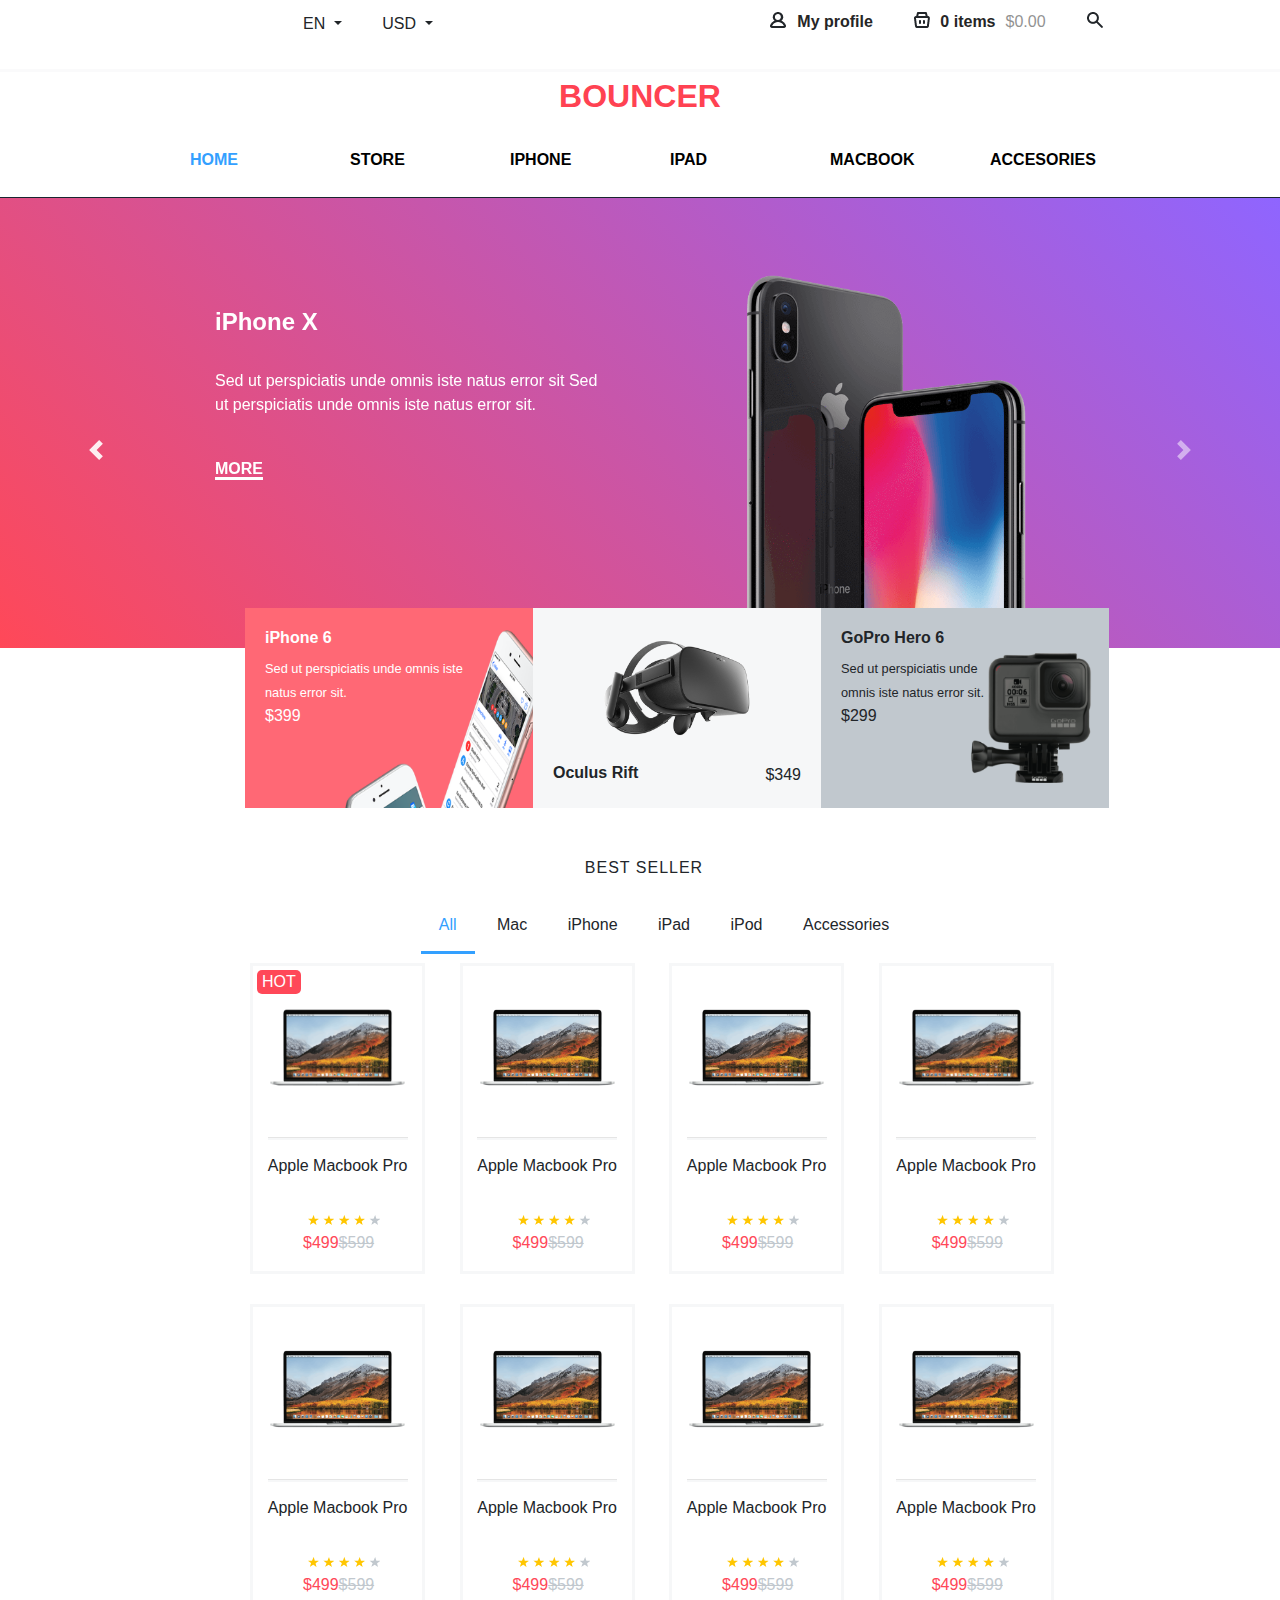
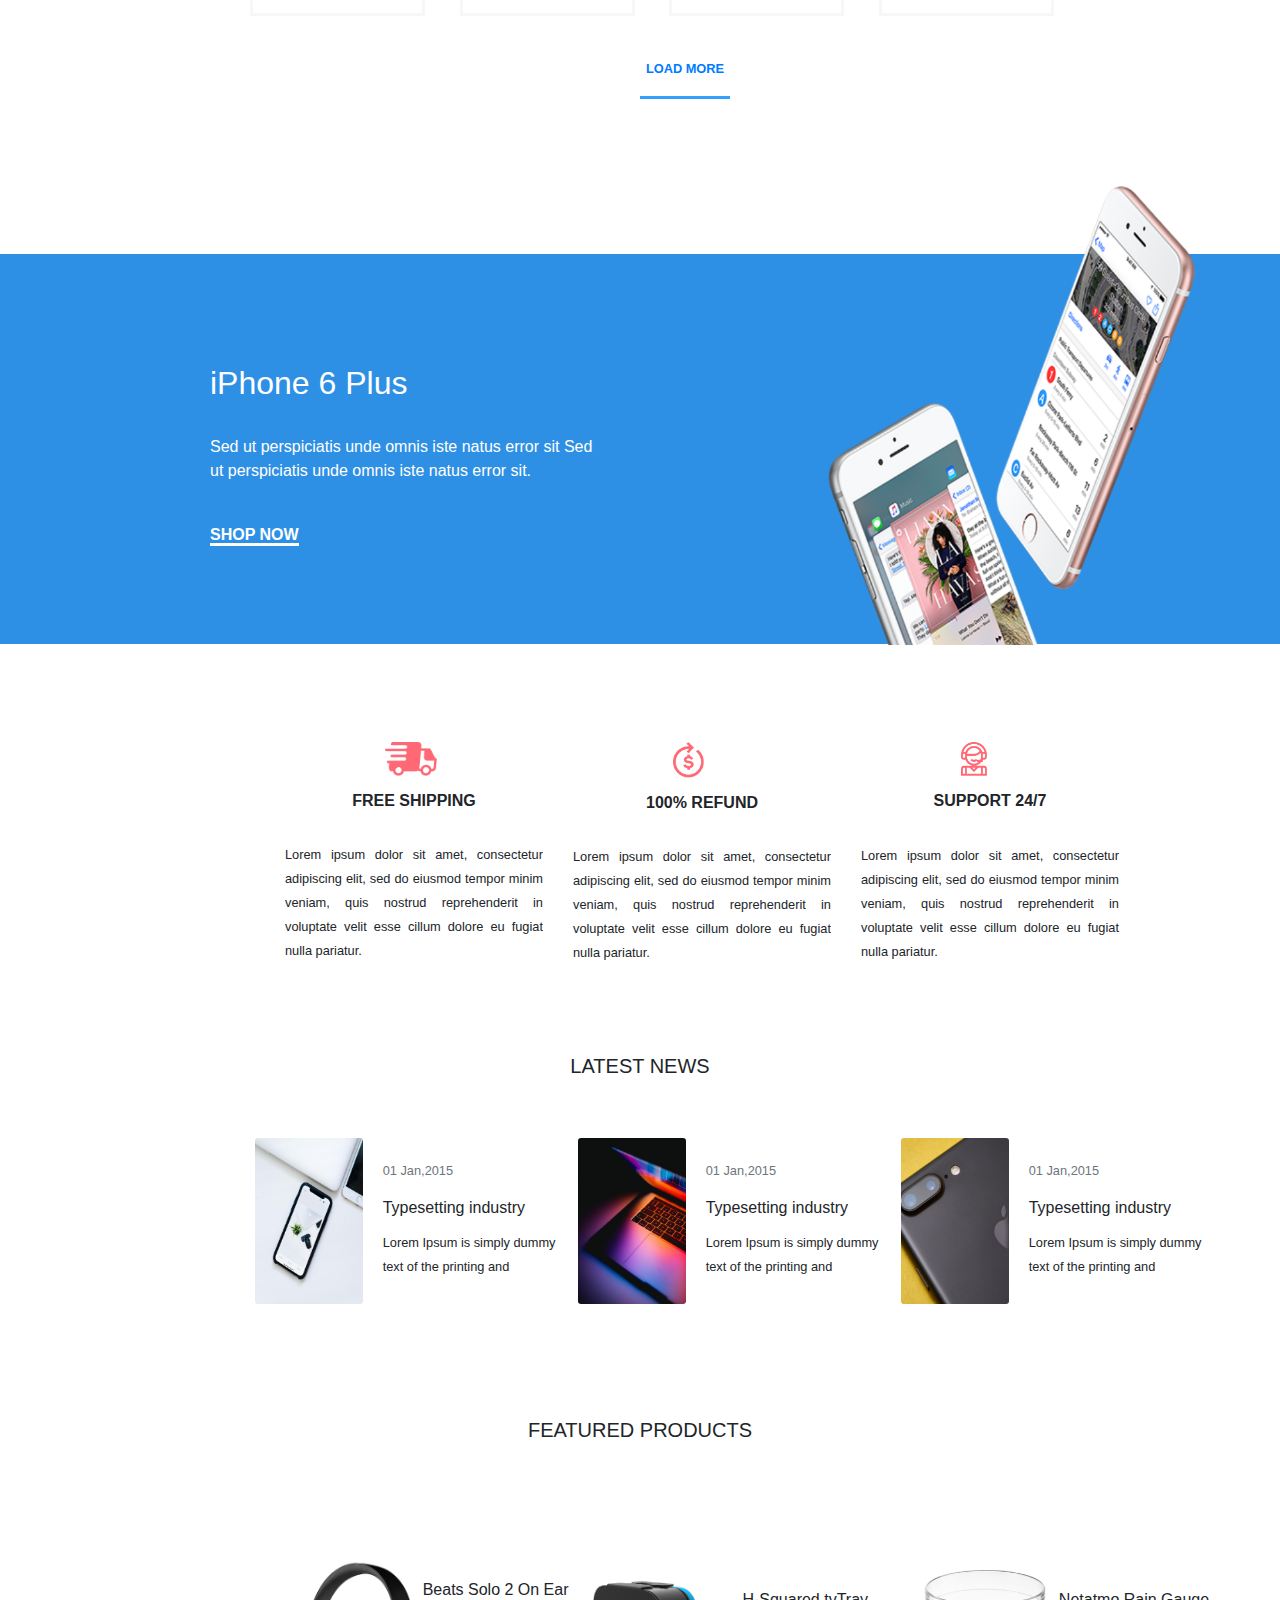
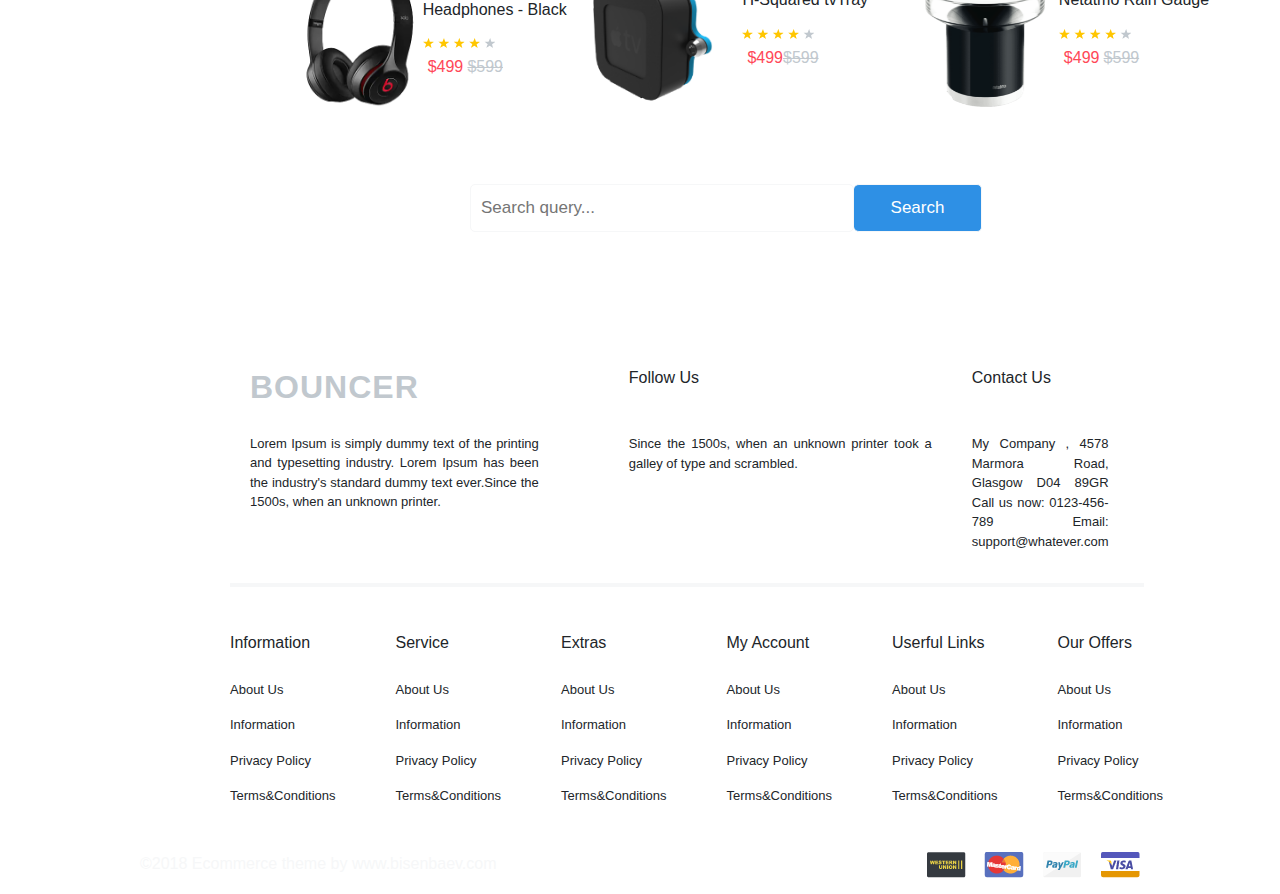
<file: index.html>
<!DOCTYPE html>
<html>
    <head>
        <title>Index</title>
        <link rel="shortcut icon" href="favicon.ico" />
        <meta name="viewport" content="width=device-width, initial-scale=1.0">
        <meta charset="UTF-8">
        <link rel="stylesheet" href="main.css">
        <link rel="stylesheet" href="https://stackpath.bootstrapcdn.com/bootstrap/4.3.1/css/bootstrap.min.css" integrity="sha384-ggOyR0iXCbMQv3Xipma34MD+dH/1fQ784/j6cY/iJTQUOhcWr7x9JvoRxT2MZw1T" crossorigin="anonymous">
  <script src="https://code.jquery.com/jquery-3.3.1.slim.min.js" integrity="sha384-q8i/X+965DzO0rT7abK41JStQIAqVgRVzpbzo5smXKp4YfRvH+8abtTE1Pi6jizo" crossorigin="anonymous"></script>
  <script src="https://cdnjs.cloudflare.com/ajax/libs/popper.js/1.14.7/umd/popper.min.js" integrity="sha384-UO2eT0CpHqdSJQ6hJty5KVphtPhzWj9WO1clHTMGa3JDZwrnQq4sF86dIHNDz0W1" crossorigin="anonymous"></script>
  <script src="https://stackpath.bootstrapcdn.com/bootstrap/4.3.1/js/bootstrap.min.js" integrity="sha384-JjSmVgyd0p3pXB1rRibZUAYoIIy6OrQ6VrjIEaFf/nJGzIxFDsf4x0xIM+B07jRM" crossorigin="anonymous"></script>
    <!-- Font Awesome Icon Library -->
<link rel="stylesheet" href="https://cdnjs.cloudflare.com/ajax/libs/font-awesome/4.7.0/css/font-awesome.min.css">
</head>
    <body>
        <div class="nav-bar">
            <div class="navbar-left">
                <div class="navbar-inner">
                    <ul>                       
                      <div class="btn-group">
                        <button type="button" style="margin-left: 10px" class="btn dropdown-toggle" data-toggle="dropdown" aria-haspopup="true" aria-expanded="false">
                          EN
                        </button>
                        <div class="dropdown-menu">
                          <a class="dropdown-item" href="#">AZE</a>
                          <a class="dropdown-item" href="#">РУС</a>
                         </div>
                      </div>
                      <div class="btn-group">
                        <button type="button" style="margin-left: 10px" class="btn dropdown-toggle" data-toggle="dropdown" aria-haspopup="true" aria-expanded="false">
                          USD
                        </button>
                        <div class="dropdown-menu">
                          <a class="dropdown-item" href="#">EUR</a>
                          <a class="dropdown-item" href="#">AZN</a>
                         </div>
                      </div>
                    </ul>
                </div>
            </div>
            <div class="navbar-right">
                            <ul>
                                <li><a href="#"><img src="./icon/profile_close_2.png"><span><b>My profile</b></span></a></li>
                                <li><a href="#"><img src="./icon/bag_3.png"><span><b>0 items</b><span style="opacity: 50%;">$0.00</span></span></a></li>
                                <li><a href="#"><img src="./icon/search-icon.png"></a></li>
                            </ul>
            </div>
        </div>
        <div class="container-1">
            <h2 style="color: #FF4252; font-weight: bold; text-align: center;">BOUNCER</h2>
            <nav class="nav-bar-9">
                <ul>
                        <li><a class="active" href="#">HOME</a>
                        <div class="mega-menu">
                            <div class="inner-mega-menu">
                                <h5>Category</h5>
                                <p>Airport&Wireless</p>
                                <p>AppleCare</p>
                                <p>Bags,Shells&Sleeves</p>
                                <p>Bussiness&Security</p>
                                <p>Cables&Docks</p>
                            </div>
                            <div class="inner-mega-menu">
                                <p>Cameras&Video</p>
                                <p>Car&Travel</p>
                                <p>Cases&Films</p>                    
                            </div>
                            <div class="inner-mega-menu">
                                <h5>Category</h5>
                                <p>Charging Devices</p>
                                <p>Connected Home</p>
                                <p>Device Care</p>
                                <p>Display&Graphic</p>
                                <p>Fitness&Sport</p>
                            </div>
                            
                            <div class="inner-mega-menu">
                                <h5>Category</h5>
                                <p>Mice&Keyboards</p>
                                <p>Music Creation</p>
                                <p>Networking&Server</p>                               
                            </div>
                            
                        </div>
                    </li>
                        <li><a href="./widget.html">STORE</a></li>
                        <li><a href="./headphone.html">IPHONE</a></li> 
                         <li><a href="./pro.html">IPAD</a></li>
                        <li><a href="./comment.html">MACBOOK</a></li>
                         <li><a href="./product.html">ACCESORIES</a></li>
                        </ul>
            </nav>            
        </div>
        <div id="carouselExampleControls" style="width: 100%; height: 450px;" class="carousel slide" data-ride="carousel" data-toggle="modal" data-target="#exampleModal">              
                        <div class="carousel-inner">  
                                <div class="carousel-item active" data-interval="4000">
                                    <section class="container">                                       
                                            <div class="left-half">
                                         <article>
                                                <h4><b>iPhone X</b></h4><br>
                                                <p>Sed ut perspiciatis unde omnis iste natus error sit
                                                 Sed ut perspiciatis unde omnis iste natus error sit.
                                                </p><br>
                                                <p><a href="#"><b>MORE</b></a></p>
                                            </article>
                                        </div>
                                        <div class="right-half">
                                                <img src="./icon/Mask Group 1.png" class="d-block w-28" alt="seven">
                                            </div>
                                        </section>
                                    </div>  
                                    <div class="carousel-item" data-interval="2000">
                                        <img src="./my/dahlia.jpg" style="margin-top: 10px;">
                                    </div>                                 
                                      </div>
                        </div>
                            <a class="carousel-control-prev" href="#carouselExampleControls" role="button" data-slide="prev">
                              <span class="carousel-control-prev-icon" aria-hidden="true"></span>
                              <span class="sr-only">Previous</span>
                            </a>
                            <a class="carousel-control-next" href="#carouselExampleControls" role="button" data-slide="next">
                              <span class="carousel-control-next-icon" aria-hidden="true"></span>
                              <span class="sr-only">Next</span>
                            </a>                          
                            <div class="modal fade" id="exampleModal" tabindex="-1" role="dialog" aria-labelledby="exampleModalLabel" aria-hidden="true">
                                <div class="modal-dialog" role="document">
                                  <div class="modal-content">
                                    <section class="container-2">                                       
                                        <div class="left-half">
                                     <article>
                                            <h3><b>Newsletter</b></h3><br>
                                            <p style="margin-left: 50px; margin-right: 50px;">Lorem ipsum dolor sit amet, consectetur adipiscing elit, sed do eiusmod tempor incididunt ut labore et dolore magna aliqua
                                            </p><br>
                                            <form class="form-inline">                    
                                                <div class="form-group ml-md-5 mb-2">
                                                  <label for="inputPassword2" class="sr-only"><small>Email</small></label>
                                                  <input type="password" class="form-control" id="inputPassword2" placeholder="Email">
                                                </div>
                                                <button type="submit" class="btn mb-2"><small>Subscribe</small></button>
                                              </form>
                                              <div class="custom-control custom-checkbox mr-sm-2 mt-4">
                                                <input type="checkbox" class="custom-control-input" id="customControlInline">
                                                <label class="custom-control-label" for="customControlInline">Don't show this popup again</label>
                                              </div>
                                        </article>
                                    </div>
                                    <div class="right-half">
                                            <img src="./site/img.png" height="412px" width="273px">
                                        </div>
                                    </section>
                                  </div>
                                </div>
                              </div>
        <div class="card" style="border: none; width: 18rem; height: 200px;">  
                <div class="card-body-1">             
                <article>                                
                        <h6><b>iPhone 6</b></h6>                               
                        <small>Sed ut perspiciatis unde omnis iste natus error sit.</small>                               
                        <p>$399</p>  
                    </article>  
                </div>
              </div>
              <div class="card" style="border: none; width: 18rem; height: 200px;">
                    <div class="card-body-2">
                     <article>
                         <h6><b>Oculus Rift</b></h6>
                         <p>$349</p>
                     </article>
                    </div>
                  </div>
                  <div class="card" style="border: none; width: 18rem; height: 200px;">
                        <div class="card-body-3">
                         <article>
                             <h6><b>GoPro Hero 6</b></h6>
                             <small>Sed ut perspiciatis unde omnis iste natus error sit.</small>
                             <p>$299</p>
                         </article>
                        </div>
                      </div>
                      <div class="header-1">
                          <h6>BEST SELLER</h6>
                          <ul>
                              <li><a class="active" href="#">All</a></li>
                              <li><a href="#">Mac</a></li>
                              <li><a href="#">iPhone</a></li>
                              <li><a href="#">iPad</a></li>
                              <li><a href="#">iPod</a></li>
                              <li><a href="#">Accessories</a></li>
                          </ul>
                      </div>
                      <div class="main">
                      <div class="cards">
                          <button>HOT</button>
                          <div class="image">
                            <img src="./icon/50061505_575246.png">
                          </div>
                          <hr style="width: 140px; border-bottom: 2px solid #F6F7F8;">
                          <div class="title">
                              <h6>Apple Macbook Pro</h6>
                          </div><br>
                          <div class="des">
                                <img src="./icon/rate.png">
                                <div class="number">
                                <p>$499</p>
                                <del>$599</del>
                            </div>
                          </div>
                      </div>
                      
                      <div class="cards">                           
                            <div class="image">
                              <img src="./icon/50061505_575246.png" style="margin-top: 38px;">                             
                            </div>
                            <hr style="width: 140px; border-bottom: 2px solid #F6F7F8;">
                            <div class="title">
                                <h6>Apple Macbook Pro</h6>
                            </div><br>
                            <div class="des">
                                  <img src="./icon/rate.png">
                                  <div class="number">
                                  <p>$499</p>
                                  <del>$599</del>
                              </div>
                            </div>
                        </div>
                        <div class="cards">                                
                                <div class="image">
                                  <img src="./icon/50061505_575246.png" style="margin-top: 38px;">
                                </div>
                                <hr style="width: 140px; border-bottom: 2px solid #F6F7F8;">
                                <div class="title">
                                    <h6>Apple Macbook Pro</h6>
                                </div><br>
                                <div class="des">
                                      <img src="./icon/rate.png">
                                      <div class="number">
                                      <p>$499</p>
                                      <del>$599</del>
                                  </div>
                                </div>
                            </div>
                            <div class="cards">                                
                                    <div class="image">
                                      <img src="./icon/50061505_575246.png" style="margin-top: 38px;">
                                    </div>
                                    <hr style="width: 140px; border-bottom: 2px solid #F6F7F8;">
                                    <div class="title">
                                        <h6>Apple Macbook Pro</h6>
                                    </div><br>
                                    <div class="des">
                                          <img src="./icon/rate.png">
                                          <div class="number">
                                          <p>$499</p>
                                          <del>$599</del>
                                      </div>
                                    </div>
                                </div>
                        </div>
                        <div class="main-1">
                        <div class="cards">                           
                                <div class="image">
                                  <img src="./icon/50061505_575246.png" style="margin-top: 38px;">
                                </div>
                                <hr style="width: 140px; border-bottom: 2px solid #F6F7F8;">
                                <div class="title">
                                    <h6>Apple Macbook Pro</h6>
                                </div><br>
                                <div class="des">
                                      <img src="./icon/rate.png">
                                      <div class="number">
                                      <p>$499</p>
                                      <del>$599</del>
                                  </div>
                                </div>
                            </div>
                            <div class="cards">                                
                                    <div class="image">
                                      <img src="./icon/50061505_575246.png" style="margin-top: 38px;">
                                    </div>
                                    <hr style="width: 140px; border-bottom: 2px solid #F6F7F8;">
                                    <div class="title">
                                        <h6>Apple Macbook Pro</h6>
                                    </div><br>
                                    <div class="des">
                                          <img src="./icon/rate.png">
                                          <div class="number">
                                          <p>$499</p>
                                          <del>$599</del>
                                      </div>
                                    </div>
                                </div>
                                <div class="cards">                                
                                        <div class="image">
                                          <img src="./icon/50061505_575246.png" style="margin-top: 38px;">
                                        </div>
                                        <hr style="width: 140px; border-bottom: 2px solid #F6F7F8;">
                                        <div class="title">
                                            <h6>Apple Macbook Pro</h6>
                                        </div><br>
                                        <div class="des">
                                              <img src="./icon/rate.png">
                                              <div class="number">
                                              <p>$499</p>
                                              <del>$599</del>
                                          </div>
                                        </div>
                                    </div>
                                    <div class="cards">                                
                                            <div class="image">
                                              <img src="./icon/50061505_575246.png" style="margin-top: 38px;">
                                            </div>
                                            <hr style="width: 140px; border-bottom: 2px solid #F6F7F8;">
                                            <div class="title">
                                                <h6>Apple Macbook Pro</h6>
                                            </div><br>
                                            <div class="des">
                                                  <img src="./icon/rate.png">
                                                  <div class="number">
                                                  <p>$499</p>
                                                  <del>$599</del>
                                              </div>
                                            </div>
                                        </div>
                                </div>
                                <div class="button">
                                <p><a style="text-decoration: none;" href="#"><small><b>LOAD MORE</b></small></a></p>
                            </div>
                            <div class="content">
                                    <section class="container-1">                                       
                                            <div class="left-half">
                                         <article>
                                                <h2>iPhone 6 Plus</h2><br>
                                                <p>Sed ut perspiciatis unde omnis iste natus error sit
                                                 Sed ut perspiciatis unde omnis iste natus error sit.
                                                </p><br>
                                                <p><a href="#"><b>SHOP NOW</b></a></p>
                                            </article>
                                        </div>
                                        <div class="right-half">
                                                <img src="./my/pic.png" class="d-block w-28" alt="seven">
                                            </div>
                                        </section>
                            </div>
                                   <div class="card" style="left: 255px; bottom: -98px; border: none; width: 18rem; height: 200px;">  
                                        <div class="card-b1" style="margin-left: 30px;">             
                                        <article>      
                                            <img src="./icon/shipping.png" style="width: 20%;">                          
                                                <h6 style="text-align: center; margin-top: 15px;"><b>FREE SHIPPING</b></h6 style="text-align: center;"><br>                              
                                                <small>Lorem ipsum dolor sit amet, consectetur adipiscing elit, sed do eiusmod tempor minim veniam, quis nostrud  reprehenderit in voluptate velit esse cillum dolore eu fugiat nulla pariatur.</small>                             
                                            </article>  
                                        </div>
                                      </div>   
                                      <div class="card" style="left: 255px; bottom: -98px; border: none; width: 18rem; height: 200px;">  
                                            <div class="card-b2" style="margin-left: 30px;">             
                                            <article>      
                                                <img src="./icon/refund.png" style="width: 12%;">                          
                                                    <h6 style="text-align: center; margin-top: 15px;"><b>100% REFUND</b></h6 style="text-align: center;"><br>                             
                                                    <small>Lorem ipsum dolor sit amet, consectetur adipiscing elit, sed do eiusmod tempor minim veniam, quis nostrud  reprehenderit in voluptate velit esse cillum dolore eu fugiat nulla pariatur.</small>                             
                                                </article>  
                                            </div>
                                          </div>   
                                          <div class="card" style="left: 255px; bottom: -98px; border: none; width: 18rem; height: 200px;">  
                                                <div class="card-b3" style="margin-left: 30px;">             
                                                <article>      
                                                    <img src="./icon/support.png" style="width: 10%;">                          
                                                        <h6 style="text-align: center; margin-top: 15px;"><b>SUPPORT 24/7</b></h6><br>                               
                                                        <small>Lorem ipsum dolor sit amet, consectetur adipiscing elit, sed do eiusmod tempor minim veniam, quis nostrud  reprehenderit in voluptate velit esse cillum dolore eu fugiat nulla pariatur.</small>                             
                                                    </article>  
                                                </div>
                                              </div>                                                
                                              <h5 style="margin: 410px 0px -150px 0px; text-align: center;">LATEST NEWS</h5>
                                              <div class="card mb-3" style="margin-left: 10px; margin-top: 250px; max-width: 323px; height: 166px; border: none;">
                                                <div class="row no-gutters">
                                                  <div class="col-md-4">
                                                    <img src="./my/Rectangle 1 copy 25.png" class="card-img">
                                                  </div>
                                                  <div class="col-md-8">
                                                    <div class="card-body" style="margin-right: -10px;">
                                                        <p class="card-text"><small class="text-muted">01 Jan,2015</small></p>
                                                      <h6 class="card-title">Typesetting industry</h6>
                                                      <small class="card-text">Lorem Ipsum is simply dummy text of the printing and</small>                                                    
                                                    </div>
                                                  </div>
                                                </div>
                                              </div> 
                                              <div class="card mb-3" style="margin-top: 250px; max-width: 323px; height: 166px; border: none;">
                                                <div class="row no-gutters">
                                                  <div class="col-md-4">
                                                    <img src="./site/rectangle.png" class="card-img">
                                                  </div>
                                                  <div class="col-md-8">
                                                    <div class="card-body">
                                                        <p class="card-text"><small class="text-muted">01 Jan,2015</small></p>
                                                      <h6 class="card-title">Typesetting industry</h6>
                                                      <small class="card-text">Lorem Ipsum is simply dummy text of the printing and</small>                                                    
                                                    </div>
                                                  </div>
                                                </div>
                                              </div> 
                                              <div class="card mb-3" style="margin-top: 250px; max-width: 323px; height: 166px; border: none;">
                                                <div class="row no-gutters">
                                                  <div class="col-md-4">
                                                    <img src="./icon/Rectangle 1 copy 25.png" class="card-img">
                                                  </div>
                                                  <div class="col-md-8">
                                                    <div class="card-body">
                                                        <p class="card-text"><small class="text-muted">01 Jan,2015</small></p>
                                                      <h6 class="card-title">Typesetting industry</h6>
                                                      <small class="card-text">Lorem Ipsum is simply dummy text of the printing and</small>                                                    
                                                    </div>
                                                  </div>
                                                </div>
                                              </div>                                                
                                                <h5 style="margin: 490px 0px -230px 0px; text-align: center;">FEATURED PRODUCTS</h5>                                                                                      
                                              <div class="card mb-3" style="margin-left: 50px; margin-top: 240px; max-width: 323px; height: 158px; border: none;">                                                
                                                <div class="row no-gutters">
                                                  <div class="col-md-4">
                                                    <a href="./headphone.html"><img src="./icon/headphone.png" style="width: 210px; height: 148px;" class="card-img1"></a>
                                                  </div>
                                                  <div class="col-md-8">
                                                    <div class="card-body">                                                        
                                                      <h6 class="card-title">Beats Solo 2 On Ear Headphones - Black</h6>
                                                      <img src="./icon/rate.png"> 
                                                      <div class="number">
                                                          <p style="color: #ff4858; margin-left: -45px;">$499</p>
                                                          <del style="color: #C1C8CE; margin-right: 45px;">$599</del>
                                                      </div>                                                                                                                                                               
                                                    </div>
                                                  </div>
                                                </div>
                                              </div>   
                                              <div class="card mb-3" style="margin-top: 250px; max-width: 323px; height: 158px; border: none;">
                                                <div class="row no-gutters">
                                                  <div class="col-md-4">
                                                    <img src="./icon/PR.png" style="width: 142px; height: 142px;" class="card-img1">
                                                  </div>
                                                  <div class="col-md-8">
                                                    <div class="card-body">                                                        
                                                      <h6 class="card-title">H-Squared tvTray</h6>
                                                      <img src="./icon/rate.png">
                                                      <div class="number">
                                                          <p style="color: #ff4858; margin-left: -45px;">$499</p>
                                                          <del style="color: #C1C8CE; margin-right: 45px;">$599</del>
                                                      </div>                                                   
                                                    </div>
                                                  </div>
                                                </div>
                                              </div>   
                                              <div class="card mb-3" style="margin-top: 250px; max-width: 323px; height: 158px; border: none;">
                                                <div class="row no-gutters">
                                                  <div class="col-md-4">
                                                    <img src="./icon/500.png" style="width: 188px; height: 137px;" class="card-img1">
                                                  </div>
                                                  <div class="col-md-8">
                                                    <div class="card-body">                                                        
                                                      <h6 class="card-title">Netatmo Rain Gauge</h6>
                                                     <img src="./icon/rate.png">
                                                     <div class="number">
                                                         <p style="color: #ff4858; margin-left: -45px;">$499</p>
                                                         <del style="color: #C1C8CE; margin-right: 45px;">$599</del>
                                                     </div>                                                    
                                                    </div>
                                                  </div>
                                                </div>
                                              </div>      
                                              <form class="example">
                                                  <input type="text" placeholder="Search query...">
                                                  <button type="submit">Search</button>
                                              </form>                                              
                                              <div class="footer">
                                                  <div class="cards">
                                                      <div class="title1">
                                                          <h2 style="color: #C1C8CE; letter-spacing: 1px;"><b>BOUNCER</b></h2><br>
                                                          <p style="margin-right: -120px;">Lorem Ipsum is simply dummy text of the printing and typesetting industry. Lorem Ipsum has been the industry's standard dummy text ever.Since the 1500s, when an unknown printer.</p>
                                                      </div>
                                                      <div class="title1" style="margin-right: 290px;">
                                                          <h6 style="margin-right: -40px;">Follow Us</h6><br><br>
                                                          <p style="margin-right: -260px;">Since the 1500s, when an unknown printer took a galley of type and scrambled.</p>
                                                          <div class="number">
                                                              <p><a href="#"><img src="./icon/facebook.png"></a></p>
                                                              <p><a href="#"><img src="./icon/twitter.png"></a></p>
                                                          </div>
                                                      </div>
                                                      <div class="title1">
                                                          <h6>Contact Us</h6><br><br>
                                                          <address>
                                                            My Company , 4578 Marmora Road, Glasgow
                                                            D04 89GR
                                                            Call us now: 0123-456-789
                                                            Email: support@whatever.com
                                                          </address>
                                                      </div>
                                                  </div>         
                                                  <hr style="width: 910px; border: 2px solid #F6F7F8;">                               
                                                      <div class="main3"> 
                                                 <div class="cards">                             
                                                  <div class="title1">
                                                      <h6>Information</h6><br>
                                                      <p><a href="#">About Us</a></p>
                                                      <p><a href="#">Information</a></p>
                                                      <p><a href="#">Privacy Policy</a></p>
                                                      <p><a href="#">Terms&Conditions</a></p>
                                                  </div>
                                                  <div class="title1">
                                                    <h6>Service</h6><br>
                                                    <p><a href="#">About Us</a></p>
                                                    <p><a href="#">Information</a></p>
                                                    <p><a href="#">Privacy Policy</a></p>
                                                    <p><a href="#">Terms&Conditions</a></p>
                                                </div>
                                                <div class="title1">
                                                    <h6>Extras</h6><br>
                                                    <p><a href="#">About Us</a></p>
                                                    <p><a href="#">Information</a></p>
                                                    <p><a href="#">Privacy Policy</a></p>
                                                    <p><a href="#">Terms&Conditions</a></p>
                                                </div>
                                                <div class="title1">
                                                    <h6>My Account</h6><br>
                                                    <p><a href="#">About Us</a></p>
                                                    <p><a href="#">Information</a></p>
                                                    <p><a href="#">Privacy Policy</a></p>
                                                    <p><a href="#">Terms&Conditions</a></p>
                                                </div>
                                                <div class="title1">
                                                    <h6>Userful Links</h6><br>
                                                    <p><a href="#">About Us</a></p>
                                                    <p><a href="#">Information</a></p>
                                                    <p><a href="#">Privacy Policy</a></p>
                                                    <p><a href="#">Terms&Conditions</a></p>
                                                </div>
                                                <div class="title1">
                                                    <h6>Our Offers</h6><br>
                                                    <p><a href="#">About Us</a></p>
                                                    <p><a href="#">Information</a></p>
                                                    <p><a href="#">Privacy Policy</a></p>
                                                    <p><a href="#">Terms&Conditions</a></p>
                                                </div>
                                            </div>
                                        </div>
                                    </div>
                                    <div class="navbar-1">
                                        <p style="color: #F6F7F8;">&copy;2018 Ecommerce theme by www.bisenbaev.com</p>
                                        <p><img src="./icon/Brands.png"></p>
                                    </div>
    </body>
</html>
</file>
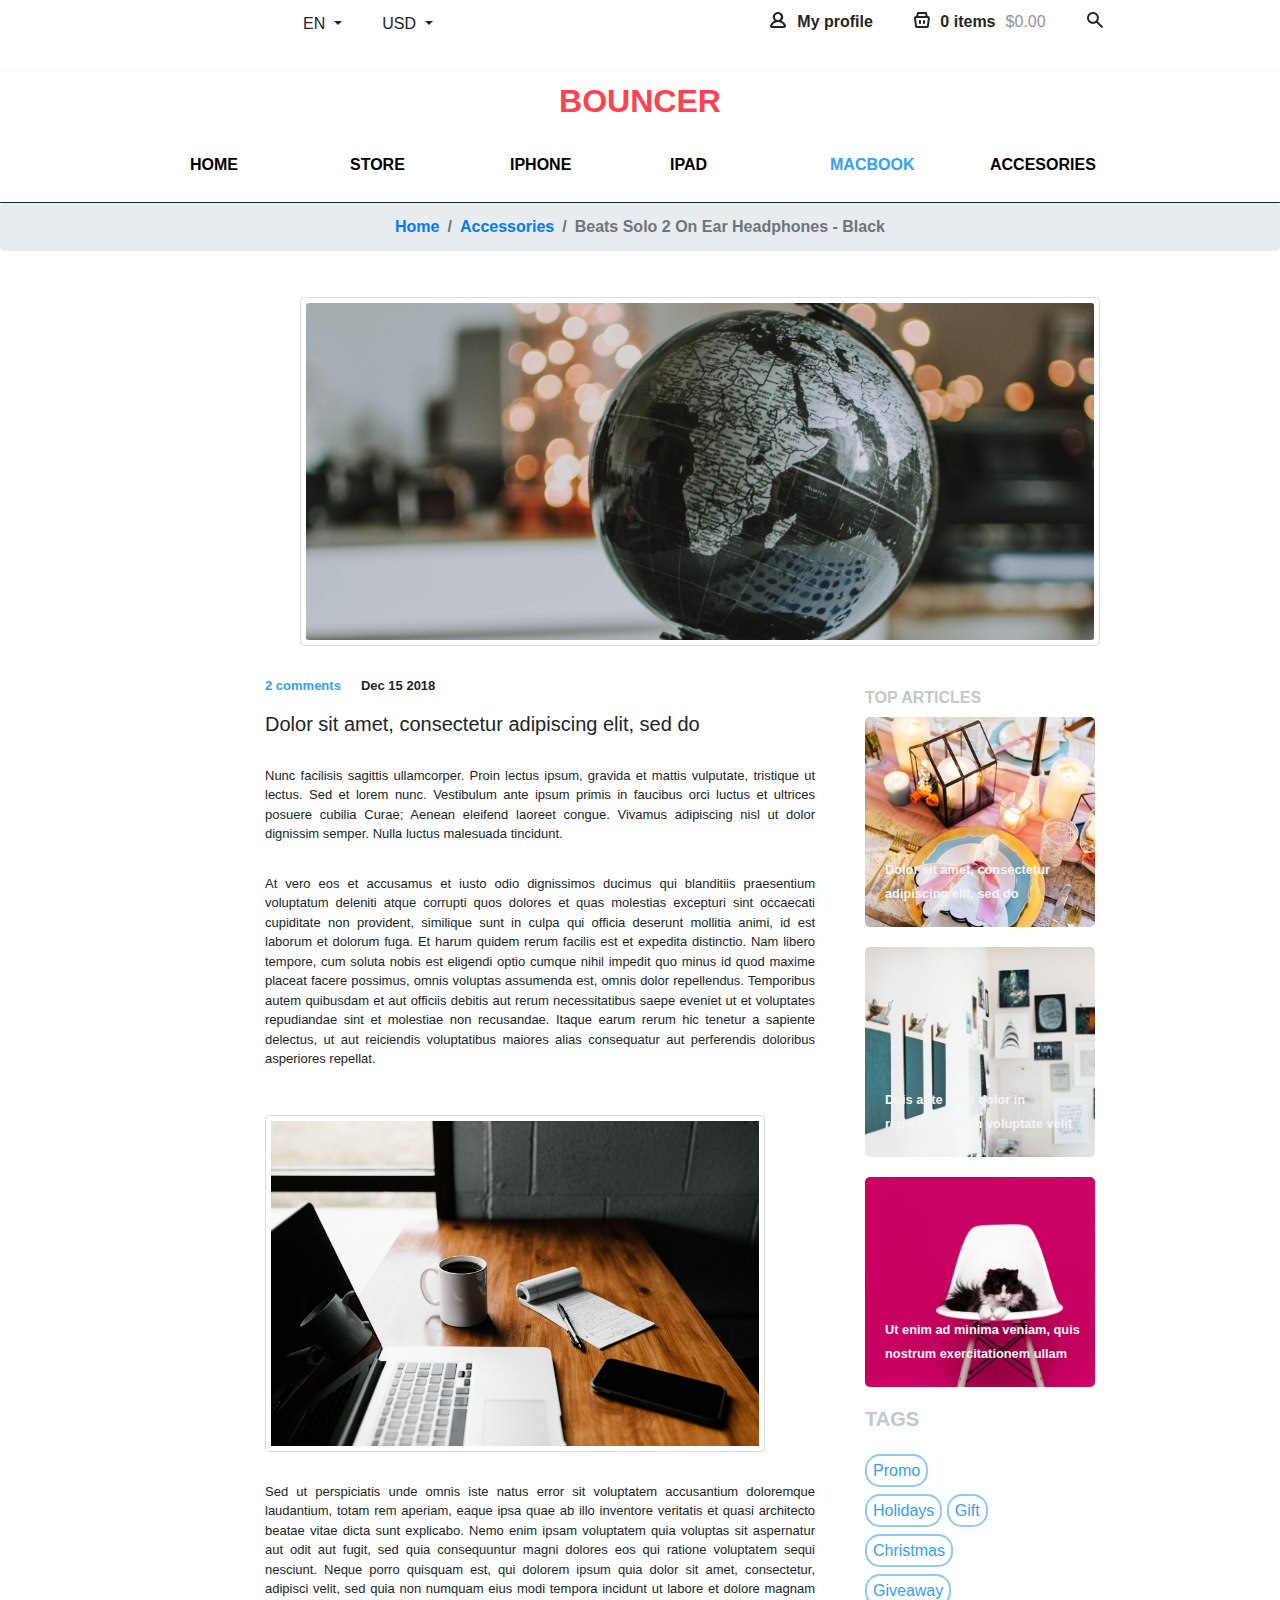
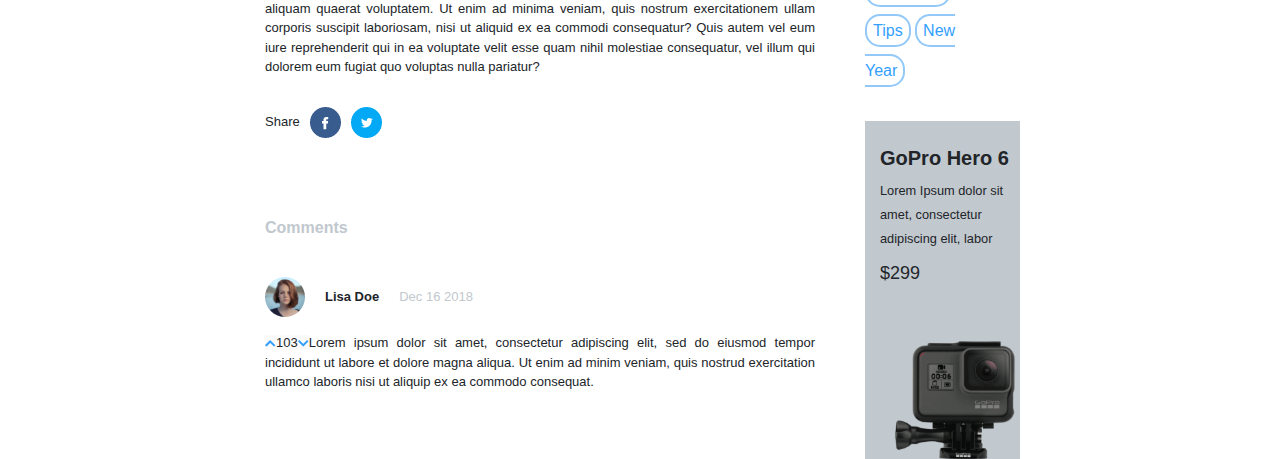
<file: comment.html>
<!DOCTYPE html>
<html>
    <head>
        <title>Comment</title>
        <link rel="shortcut icon" href="favicon.ico" />
        <meta name="viewport" content="width=device-width, initial-scale=1.0">
        <meta charset="UTF-8">
        <link rel="stylesheet" href="style1.css">
        <link rel="stylesheet" href="https://stackpath.bootstrapcdn.com/bootstrap/4.3.1/css/bootstrap.min.css" integrity="sha384-ggOyR0iXCbMQv3Xipma34MD+dH/1fQ784/j6cY/iJTQUOhcWr7x9JvoRxT2MZw1T" crossorigin="anonymous">
  <script src="https://code.jquery.com/jquery-3.3.1.slim.min.js" integrity="sha384-q8i/X+965DzO0rT7abK41JStQIAqVgRVzpbzo5smXKp4YfRvH+8abtTE1Pi6jizo" crossorigin="anonymous"></script>
  <script src="https://cdnjs.cloudflare.com/ajax/libs/popper.js/1.14.7/umd/popper.min.js" integrity="sha384-UO2eT0CpHqdSJQ6hJty5KVphtPhzWj9WO1clHTMGa3JDZwrnQq4sF86dIHNDz0W1" crossorigin="anonymous"></script>
  <script src="https://stackpath.bootstrapcdn.com/bootstrap/4.3.1/js/bootstrap.min.js" integrity="sha384-JjSmVgyd0p3pXB1rRibZUAYoIIy6OrQ6VrjIEaFf/nJGzIxFDsf4x0xIM+B07jRM" crossorigin="anonymous"></script>
    <!-- Font Awesome Icon Library -->
<link rel="stylesheet" href="https://cdnjs.cloudflare.com/ajax/libs/font-awesome/4.7.0/css/font-awesome.min.css">
</head>
    <body>
        <div class="nav-bar">
            <div class="navbar-left">
                <div class="navbar-inner">
                    <ul>                       
                        <div class="btn-group">
                            <button type="button" style="margin-left: 10px" class="btn dropdown-toggle" data-toggle="dropdown" aria-haspopup="true" aria-expanded="false">
                              EN
                            </button>
                            <div class="dropdown-menu">
                              <a class="dropdown-item" href="#">AZE</a>
                              <a class="dropdown-item" href="#">РУС</a>
                             </div>
                          </div>
                          <div class="btn-group">
                            <button type="button" style="margin-left: 10px" class="btn dropdown-toggle" data-toggle="dropdown" aria-haspopup="true" aria-expanded="false">
                              USD
                            </button>
                            <div class="dropdown-menu">
                              <a class="dropdown-item" href="#">EUR</a>
                              <a class="dropdown-item" href="#">AZN</a>
                             </div>
                          </div>
                    </ul>
                </div>
            </div>
            <div class="navbar-right">
                            <ul>
                                <li><a href="#"><img src="./icon/profile_close_2.png"><span><b>My profile</b></span></a></li>
                                <li><a href="#"><img src="./icon/bag_3.png"><span><b>0 items</b><span style="opacity: 50%;">$0.00</span></span></a></li>
                                <li><a href="#"><img src="./icon/search-icon.png"></a></li>
                            </ul>
            </div>
        </div>
        <div class="container-1">
            <h2 style="color: #FF4252; font-weight: bold; text-align: center; margin-top: 10px;">BOUNCER</h2>
            <nav class="nav-bar-9">
                <ul>
                        <li><a href="./index.html">HOME</a>
                        <div class="mega-menu">
                            <div class="inner-mega-menu">
                                <h5>Category</h5>
                                <p><a href="./headphone.html">Airport&Wireless</a></p>
                                <p>AppleCare</p>
                                <p>Bags,Shells&Sleeves</p>
                                <p>Bussiness&Security</p>
                                <p>Cables&Docks</p>
                            </div>
                            <div class="inner-mega-menu">
                                <p>Cameras&Video</p>
                                <p>Car&Travel</p>
                                <p>Cases&Films</p>                    
                            </div>
                            <div class="inner-mega-menu">
                                <h5>Category</h5>
                                <p>Charging Devices</p>
                                <p>Connected Home</p>
                                <p>Device Care</p>
                                <p>Display&Graphic</p>
                                <p>Fitness&Sport</p>
                            </div>
                            
                            <div class="inner-mega-menu">
                                <h5>Category</h5>
                                <p>Mice&Keyboards</p>
                                <p>Music Creation</p>
                                <p>Networking&Server</p>                               
                            </div>
                            
                        </div>
                    </li>
                        <li><a href="./widget.html">STORE</a></li>
                        <li><a href="./headphone.html">IPHONE</a></li> 
                         <li><a href="./pro.html">IPAD</a></li>
                        <li><a class="active" href="#">MACBOOK</a></li>
                         <li><a href="./product.html">ACCESORIES</a></li>
                        </ul>
            </nav>            
        </div>
        <nav aria-label="breadcrumb">
            <ol class="breadcrumb justify-content-center">
              <li class="breadcrumb-item"><a href="#">Home</a></li>
              <li class="breadcrumb-item"><a href="#">Accessories</a></li>
              <li class="breadcrumb-item active" aria-current="page">Beats Solo 2 On Ear Headphones - Black</li>
            </ol>
          </nav>
          <div class="thumb">
          <a target="_blank" href="./site/THUMB.png">
            <img src="./site/THUMB.png">
          </a>
        </div>
        <div class="container">
            <div class="comment">
                <p style="font-weight: bold; font-size: small; color: #33a0ff;">2 comments</p>
                <p style="font-weight: bold; font-size: small; margin-left: 20px;">Dec 15 2018</p>
            </div>
            <h5 style="margin-left: 180px;">Dolor sit amet, consectetur adipiscing elit, sed do</h5>
            <p style="text-align: justify; margin-left: 180px; margin-right: 380px; margin-top: 30px; font-size: small;">Nunc facilisis sagittis ullamcorper. Proin lectus ipsum, gravida et mattis vulputate, tristique ut lectus. Sed et lorem nunc. Vestibulum ante ipsum primis in faucibus orci luctus et ultrices posuere cubilia Curae; Aenean eleifend laoreet congue. Vivamus adipiscing nisl ut dolor dignissim semper. Nulla luctus malesuada tincidunt. </p>
            <p style="text-align: justify; margin-left: 180px; margin-right: 380px; margin-top: 30px; font-size: small;">At vero eos et accusamus et iusto odio dignissimos ducimus qui blanditiis praesentium voluptatum deleniti atque corrupti quos dolores et quas molestias excepturi sint occaecati cupiditate non provident, similique sunt in culpa qui officia deserunt mollitia animi, id est laborum et dolorum fuga. Et harum quidem rerum facilis est et expedita distinctio. Nam libero tempore, cum soluta nobis est eligendi optio cumque nihil impedit quo minus id quod maxime placeat facere possimus, omnis voluptas assumenda est, omnis dolor repellendus. Temporibus autem quibusdam et aut officiis debitis aut rerum necessitatibus saepe eveniet ut et voluptates repudiandae sint et molestiae non recusandae. Itaque earum rerum hic tenetur a sapiente delectus, ut aut reiciendis voluptatibus maiores alias consequatur aut perferendis doloribus asperiores repellat.</p style="margin-top: 30px;">
                <div class="thumb1">
                    <a target="_blank" href="./site/photo.png">
                    <img src="./site/photo.png">
                    </a>
                </div>
                <p style="text-align: justify; margin-left: 180px; margin-right: 380px; margin-top: 30px; font-size: small;">Sed ut perspiciatis unde omnis iste natus error sit voluptatem accusantium doloremque laudantium, totam rem aperiam, eaque ipsa quae ab illo inventore veritatis et quasi architecto beatae vitae dicta sunt explicabo. Nemo enim ipsam voluptatem quia voluptas sit aspernatur aut odit aut fugit, sed quia consequuntur magni dolores eos qui ratione voluptatem sequi nesciunt. Neque porro quisquam est, qui dolorem ipsum quia dolor sit amet, consectetur, adipisci velit, sed quia non numquam eius modi tempora incidunt ut labore et dolore magnam aliquam quaerat voluptatem. Ut enim ad minima veniam, quis nostrum exercitationem ullam corporis suscipit laboriosam, nisi ut aliquid ex ea commodi consequatur? Quis autem vel eum iure reprehenderit qui in ea voluptate velit esse quam nihil molestiae consequatur, vel illum qui dolorem eum fugiat quo voluptas nulla pariatur?</p style="margin-left: 180px; margin-right: 380px; margin-top: 30px; font-size: small;">
            <p style="margin-top: 30px; margin-left: 180px; font-size: small;">Share<span style="margin-left: 10px;"><img src="./site/facebook.png"></span><span style="margin-left: 10px;"><img src="./site/twitter.png"></span></p>
            <div class="comments">
                <h6 style="color: #C1C8CE; font-weight: bold; margin-left: 180px; margin-top: 80px;">Comments</h6>
                <p style="text-align: justify; margin-top: 40px; margin-left: 180px;"><img src="./site/pic.png"><span style="font-size: small; font-weight: bold; margin-left: 20px;">Lisa Doe</span><span style="color: #c1c8ce; font-size: small; margin-left: 20px;">Dec 16 2018</span></p>
                <p style="text-align: justify; font-size: small; margin-left: 180px; margin-right: 380px;"><span style="width: 20px; height: 70px; background-color: #fafafb; padding: 5px 15px -35px 15px;"><img src="./site/up.png">103<img src="./site/down.png"></span>Lorem ipsum dolor sit amet, consectetur adipiscing elit, sed do eiusmod tempor incididunt ut labore et dolore magna aliqua. Ut enim ad minim veniam, quis nostrud exercitation ullamco laboris nisi ut aliquip ex ea commodo consequat.</p style="margin-left: 180px;">
            </div>
           
        </div>
        <h6 style="color: #C1C8CE; font-weight: bold; margin-left: 865px; margin-top: -1320px;">TOP ARTICLES</h6>
        <div class="sidebar">            
            <small>Dolor sit amet, consectetur adipiscing elit, sed do</small>
        </div>
       <div class="sidebar1">
           <small>Duis aute irure dolor in reprehenderit in voluptate velit</small>
       </div>
       <div class="sidebar2">
           <small>Ut enim ad minima veniam, quis nostrum exercitationem ullam</small>
       </div>
       <div class="widget">
        <h5>TAGS</h5>
        <div class="tags">
            <a href="#">Promo</a>
            <a href="#">Holidays</a>
            <a href="#">Gift</a>
            <a href="#">Christmas</a>
            <a href="#">Giveaway</a>
            <a href="#">Tips</a>
            <a href="#">New Year</a>
        </div>
    </div>
    <div class="main">
        <div class="cards1"> 
            <article>
            <h5 style="font-weight: bold; margin-top: 15px;">GoPro Hero 6</h5>   
            <small>Lorem Ipsum dolor sit amet, consectetur adipiscing elit, labor</small>  
            <p style="margin-top: 10px; font-size: large; color: #22262A;">$299</p> 
        </article>                    
            <div class="image">
              <img src="./icon/video.png" style="margin-top: 38px;">                             
            </div>            
        </div>
    </div>
    
          </body>
          </html>
</file>
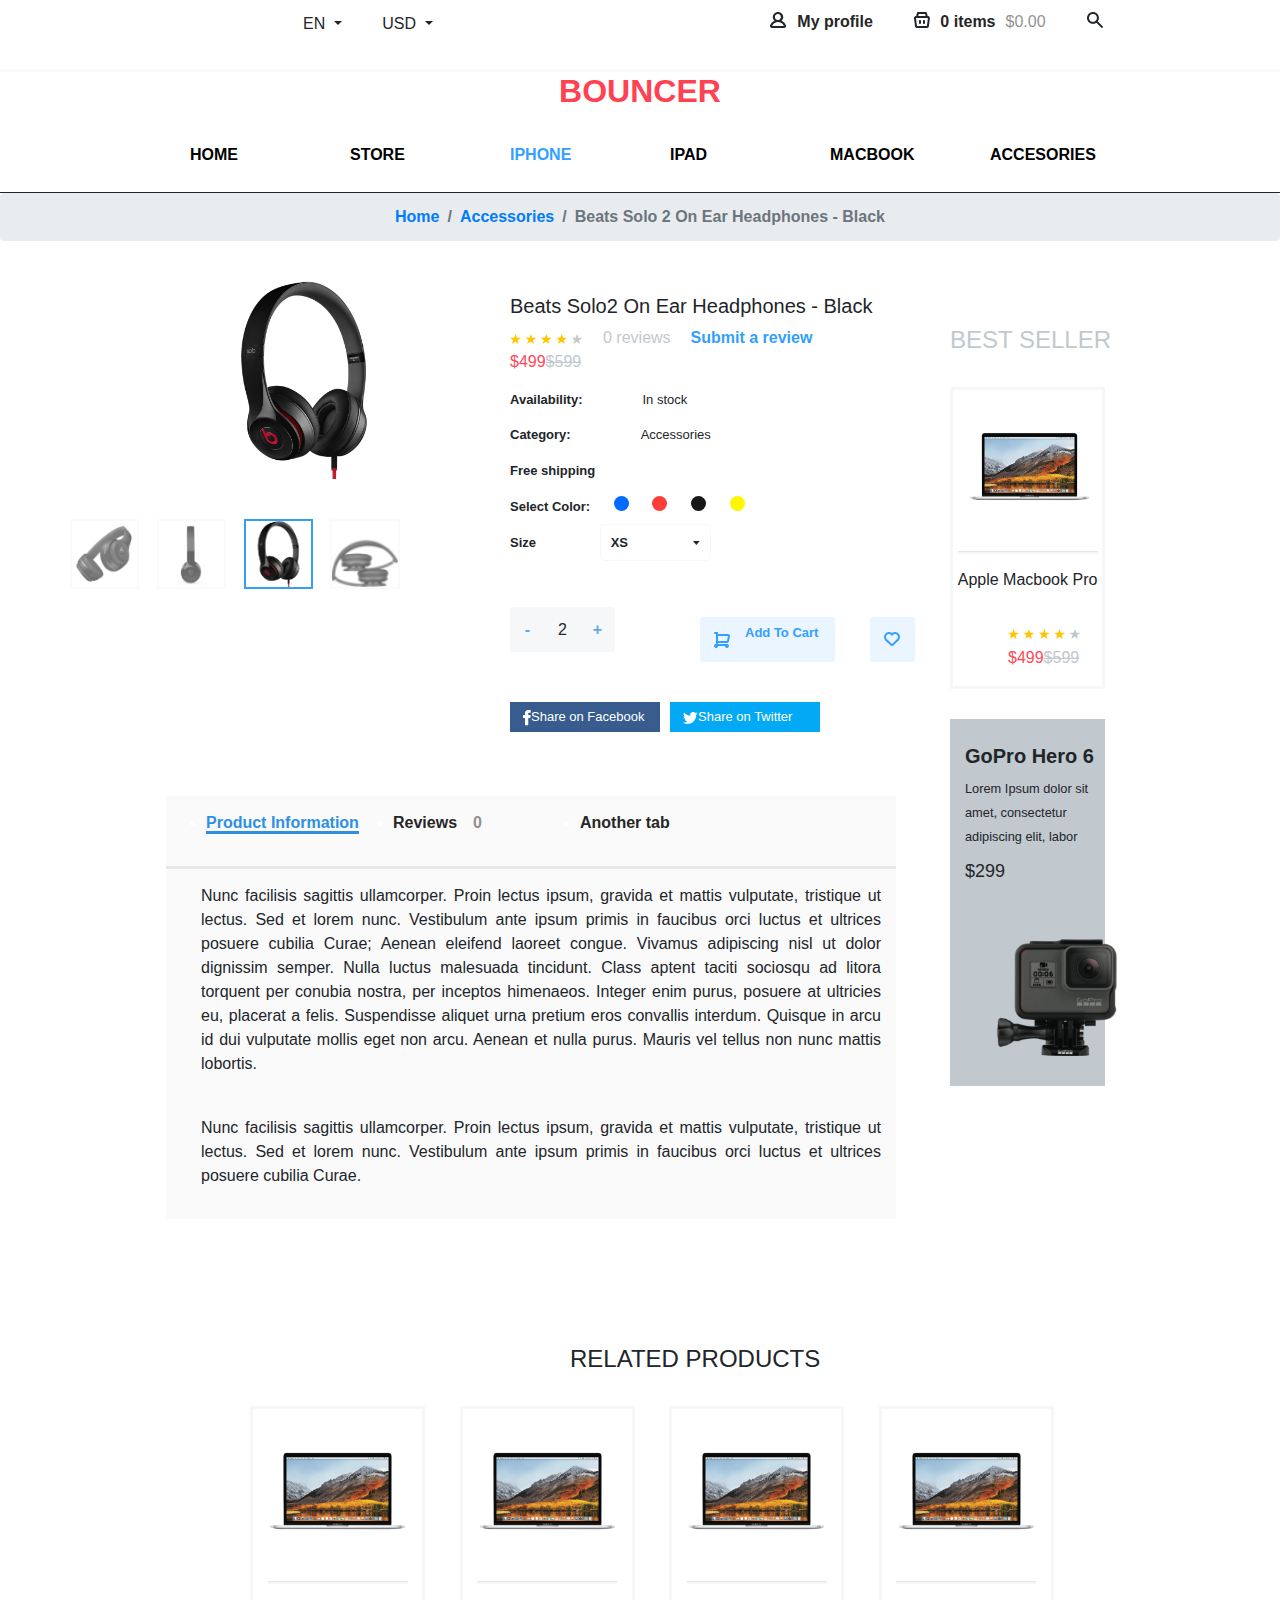
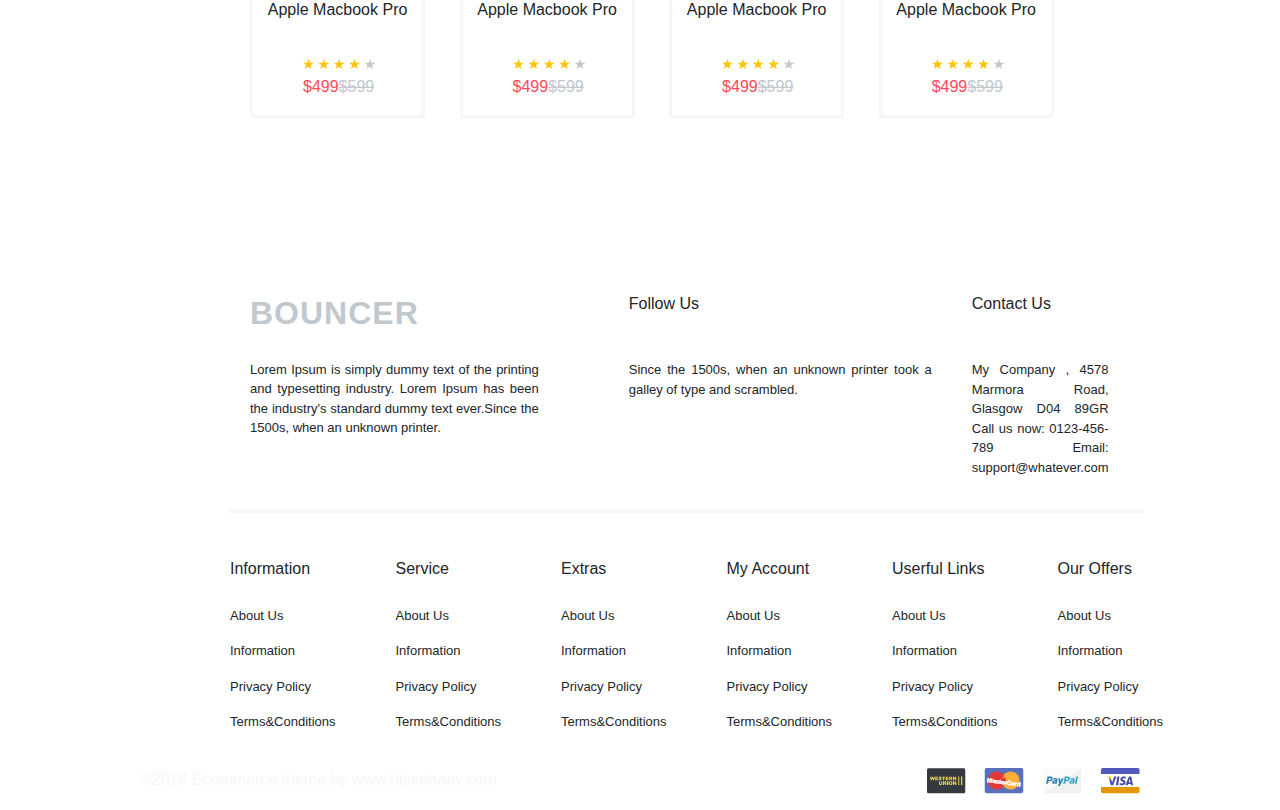
<file: headphone.html>
<!DOCTYPE html>
<html>
    <title>Headphone</title>
    <meta name="viewport" content="width=device-width, initial-scale=1">
    <meta charset="UTF-8">
    <link rel="stylesheet" href="style3.css">
    <link rel="stylesheet" href="https://stackpath.bootstrapcdn.com/bootstrap/4.3.1/css/bootstrap.min.css" integrity="sha384-ggOyR0iXCbMQv3Xipma34MD+dH/1fQ784/j6cY/iJTQUOhcWr7x9JvoRxT2MZw1T" crossorigin="anonymous">
<script src="https://code.jquery.com/jquery-3.3.1.slim.min.js" integrity="sha384-q8i/X+965DzO0rT7abK41JStQIAqVgRVzpbzo5smXKp4YfRvH+8abtTE1Pi6jizo" crossorigin="anonymous"></script>
<script src="https://cdnjs.cloudflare.com/ajax/libs/popper.js/1.14.7/umd/popper.min.js" integrity="sha384-UO2eT0CpHqdSJQ6hJty5KVphtPhzWj9WO1clHTMGa3JDZwrnQq4sF86dIHNDz0W1" crossorigin="anonymous"></script>
<script src="https://stackpath.bootstrapcdn.com/bootstrap/4.3.1/js/bootstrap.min.js" integrity="sha384-JjSmVgyd0p3pXB1rRibZUAYoIIy6OrQ6VrjIEaFf/nJGzIxFDsf4x0xIM+B07jRM" crossorigin="anonymous"></script>

<!-- Font Awesome Icon Library -->
<link rel="stylesheet" href="https://cdnjs.cloudflare.com/ajax/libs/font-awesome/4.7.0/css/font-awesome.min.css">
    <div>
        <div class="nav-bar">
            <div class="navbar-left">
                <div class="navbar-inner">
                    <ul>                       
                      <div class="btn-group">
                        <button type="button" style="margin-left: 10px" class="btn dropdown-toggle" data-toggle="dropdown" aria-haspopup="true" aria-expanded="false">
                          EN
                        </button>
                        <div class="dropdown-menu">
                          <a class="dropdown-item" href="#">AZE</a>
                          <a class="dropdown-item" href="#">РУС</a>
                         </div>
                      </div>
                      <div class="btn-group">
                        <button type="button" style="margin-left: 10px" class="btn dropdown-toggle" data-toggle="dropdown" aria-haspopup="true" aria-expanded="false">
                          USD
                        </button>
                        <div class="dropdown-menu">
                          <a class="dropdown-item" href="#">EUR</a>
                          <a class="dropdown-item" href="#">AZN</a>
                         </div>
                      </div>
                    </ul>
                </div>
            </div>
            <div class="navbar-right">
                            <ul>
                                <li><a href="#"><img src="./icon/profile_close_2.png"><span><b>My profile</b></span></a></li>
                                <li><a href="#"><img src="./icon/bag_3.png"><span><b>0 items</b><span style="opacity: 50%;">$0.00</span></span></a></li>
                                <li><a href="#"><img src="./icon/search-icon.png"></a></li>
                            </ul>
            </div>
        </div>
        <div class="container-1">
            <h2 style="color: #FF4252; font-weight: bold; text-align: center;">BOUNCER</h2>
            <nav class="nav-bar-9">
                <ul>
                        <li><a href="./index.html">HOME</a>
                        <div class="mega-menu">
                            <div class="inner-mega-menu">
                                <h5>Category</h5>
                                <p><a class="active" href="#">Airport&Wireless</p>
                                <p>AppleCare</p>
                                <p>Bags,Shells&Sleeves</p>
                                <p>Bussiness&Security</p>
                                <p>Cables&Docks</p>
                            </div>
                            <div class="inner-mega-menu">
                                <p>Cameras&Video</p>
                                <p>Car&Travel</p>
                                <p>Cases&Films</p>                    
                            </div>
                            <div class="inner-mega-menu">
                                <h5>Category</h5>
                                <p>Charging Devices</p>
                                <p>Connected Home</p>
                                <p>Device Care</p>
                                <p>Display&Graphic</p>
                                <p>Fitness&Sport</p>
                            </div>
                            
                            <div class="inner-mega-menu">
                                <h5>Category</h5>
                                <p>Mice&Keyboards</p>
                                <p>Music Creation</p>
                                <p>Networking&Server</p>                               
                            </div>
                            
                        </div>
                    </li>
                        <li><a href="./widget.html">STORE</a></li>
                        <li><a class="active" href="#">IPHONE</a></li> 
                         <li><a href="./pro.html">IPAD</a></li>
                        <li><a href="./comment.html">MACBOOK</a></li>
                         <li><a href="./product.html">ACCESORIES</a></li>
                        </ul>
            </nav>            
        </div>
        <nav aria-label="breadcrumb">
            <ol class="breadcrumb justify-content-center">
              <li class="breadcrumb-item"><a href="#">Home</a></li>
              <li class="breadcrumb-item"><a href="#">Accessories</a></li>
              <li class="breadcrumb-item active" aria-current="page">Beats Solo 2 On Ear Headphones - Black</li>
            </ol>
          </nav>         
            <div class="left-half">
                <div class="container">
                    <div class="mySlides">
                      <div class="numbertext"></div>
                      <img src="./my/h2.png" style="width:20%">
                    </div>
                  
                    <div class="mySlides">
                      <div class="numbertext"></div>
                      <img src="./my/h3.png" style="width:20%">
                    </div>
                  
                    <div class="mySlides">
                      <div class="numbertext"></div>
                      <img src="./site/Rectangle 5.png" style="width:20%">
                    </div>
                      
                    <div class="mySlides">
                      <div class="numbertext"></div>
                      <img src="./my/h4.png" style="width:20%">
                    </div>
                   
                    <div class="row">
                      <div class="column">
                        <img class="demo cursor" src="./my/h2.png" style="width:80%" onclick="currentSlide(1)">
                      </div>
                      <div class="column">
                        <img class="demo cursor" src="./my/h3.png" style="width:80%" onclick="currentSlide(2)">
                      </div>
                      <div class="column">
                        <img class="demo cursor active" src="./my/Rectangle 5.png" style="width:80%" onclick="currentSlide(3)">
                      </div>
                      <div class="column">
                        <img class="demo cursor" src="./my/h4.png" style="width:80%" onclick="currentSlide(4)">
                      </div>                      
                    </div>
                  </div>
            </div>
            <div class="right-half">
                <h5>Beats Solo2 On Ear Headphones - Black</h5>
                <a href="#"><img src="./icon/rate.png"><span style="margin-left: 20px;  color: #C1C8CE">0 reviews</span><span style="font-weight: bold; margin-left: 20px; color: #33A0FF;">Submit a review</span></a>
            
            <div class="des">                   
                <div class="number">
                <p>$499</p>
                <del>$599</del>
            </div>
          </div>
          <p style="font-size: small; font-weight: bold;">Availability:<span style="font-weight: normal; margin-left: 60px;">In stock</span></p>
          <p style="font-size: small; font-weight: bold;">Category:<span style="font-weight: normal; margin-left: 70px;">Accessories</span style="font-weight: normal; margin-left: 60px;"></p>
          <p style="font-size: small; font-weight: bold;">Free shipping</p>
          <p style="font-size: small; font-weight: bold;">Select Color:
            <span class="dot" style="background-color: #006CFF;"></span>
            <span class="dot" style="background-color: #FC3E39;"></span>
            <span class="dot" style="background-color: #171717;"></span>
            <span class="dot" style="background-color: #FFF600;"></span></p>
            <p style="font-size: small; font-weight: bold;">Size
            <a href="" class="down">XS<span style="margin-left: 65px;"><img src="./icon/arrow down.png"></span></a>
            </p><br>
            <div class="left">
            <div class="qty-box" data-reactid=".0">
                <span class="dec" data-reactid=".0.0">-</span>
                <span class="qty" data-reactid=".0.1">2</span>
                <span class="inc" data-reactid=".0.2">+</span>
            </div>
        </div>
        <div class="right">
            <div class="left-half">
            <div class="qty-box1">               
                 <span><img src="./site/cart.png"><span>Add To Cart</span></span>                     
            </div>
        </div>
        <div class="right-half">
            <div class="qty-box2">
                <span><img src="./site/hearts.png" style="margin-top: 15px; margin-left: 14px;"></span>
            </div>
        </div>
        </div>
            <div class="logo">
                <a style="background-color: #385C8E;" href="https://www.facebook.com/"><img src="./icon/facebook.png">Share on Facebook</a>
                <a style="margin-right: 460px; background-color: #03A9F4;" href="https://twitter.com/"><img src="./icon/twitter.png">Share on Twitter</a>
            </div>
        </div>       
          <div class="sidebar">
              <h4 style="color: #C1C8CE;">BEST SELLER</h4><br>
          <div class="cards1">                           
            <div class="image">
              <img src="./icon/50061505_575246.png" style="margin-top: 38px;">                             
            </div>
            <hr style="width: 140px; border-bottom: 2px solid #F6F7F8;">
            <div class="title">
                <h6>Apple Macbook Pro</h6>
            </div><br>
            <div class="des">
                  <img src="./icon/rate.png">
                  <div class="number">
                  <p>$499</p>
                  <del>$599</del>
              </div>
            </div>
        </div>
    </div>
    <div class="main">
        <div class="cards1"> 
            <article>
            <h5 style="font-weight: bold;">GoPro Hero 6</h5>   
            <small>Lorem Ipsum dolor sit amet, consectetur adipiscing elit, labor</small>  
            <p style="margin-top: 10px; font-size: large; color: #22262A;">$299</p> 
        </article>                    
            <div class="image">
              <img src="./icon/video.png" style="margin-top: 38px;">                             
            </div>            
        </div>
    </div>
        <div class="nav-bar-8">
            <ul>
                <li><a class="active" href="#">Product Information</a></li>
                <li><a href="#">Reviews<span style="margin-left: 16px; opacity: 50%;">0</span></a></li>
                <li><a href="#">Another tab</a></li>
            </ul>
        </div>
        <div class="containers">
            <p>Nunc facilisis sagittis ullamcorper. Proin lectus ipsum, gravida et mattis vulputate, tristique ut lectus. Sed et lorem nunc. Vestibulum ante ipsum primis in faucibus orci luctus et ultrices posuere cubilia Curae; Aenean eleifend laoreet congue. Vivamus adipiscing nisl ut dolor dignissim semper. Nulla luctus malesuada tincidunt. Class aptent taciti sociosqu ad litora torquent per conubia nostra, per inceptos himenaeos. Integer enim purus, posuere at ultricies eu, placerat a felis. Suspendisse aliquet urna pretium eros convallis interdum. Quisque in arcu id dui vulputate mollis eget non arcu. Aenean et nulla purus. Mauris vel tellus non nunc mattis lobortis.
            </p><br>
                <p>Nunc facilisis sagittis ullamcorper. Proin lectus ipsum, gravida et mattis vulputate, tristique ut lectus. Sed et lorem nunc. Vestibulum ante ipsum primis in faucibus orci luctus et ultrices posuere cubilia Curae.
                </p>
        </div>
        <div class="main0">
            <h4 style="margin-left: 320px;">RELATED PRODUCTS</h4><br>
        <div class="cards">                                
            <div class="image">
              <img src="./icon/50061505_575246.png" style="margin-top: 38px;">
            </div>
            <hr style="width: 140px; border-bottom: 2px solid #F6F7F8;">
            <div class="title">
                <h6>Apple Macbook Pro</h6>
            </div><br>
            <div class="des">
                  <img src="./icon/rate.png">
                  <div class="number">
                  <p>$499</p>
                  <del>$599</del>
              </div>
            </div>
        </div>
        <div class="cards">                                
            <div class="image">
              <img src="./icon/50061505_575246.png" style="margin-top: 38px;">
            </div>
            <hr style="width: 140px; border-bottom: 2px solid #F6F7F8;">
            <div class="title">
                <h6>Apple Macbook Pro</h6>
            </div><br>
            <div class="des">
                  <img src="./icon/rate.png">
                  <div class="number">
                  <p>$499</p>
                  <del>$599</del>
              </div>
            </div>
        </div>
        <div class="cards">                                
            <div class="image">
              <img src="./icon/50061505_575246.png" style="margin-top: 38px;">
            </div>
            <hr style="width: 140px; border-bottom: 2px solid #F6F7F8;">
            <div class="title">
                <h6>Apple Macbook Pro</h6>
            </div><br>
            <div class="des">
                  <img src="./icon/rate.png">
                  <div class="number">
                  <p>$499</p>
                  <del>$599</del>
              </div>
            </div>
        </div>
        <div class="cards">                                
            <div class="image">
              <img src="./icon/50061505_575246.png" style="margin-top: 38px;">
            </div>
            <hr style="width: 140px; border-bottom: 2px solid #F6F7F8;">
            <div class="title">
                <h6>Apple Macbook Pro</h6>
            </div><br>
            <div class="des">
                  <img src="./icon/rate.png">
                  <div class="number">
                  <p>$499</p>
                  <del>$599</del>
              </div>
            </div>
        </div>
        </div>
        <div class="footer">
            <div class="cards">
                <div class="title1">
                    <h2 style="color: #C1C8CE; letter-spacing: 1px;"><b>BOUNCER</b></h2><br>
                    <p style="margin-right: -120px;">Lorem Ipsum is simply dummy text of the printing and typesetting industry. Lorem Ipsum has been the industry's standard dummy text ever.Since the 1500s, when an unknown printer.</p>
                </div>
                <div class="title1" style="margin-right: 290px;">
                    <h6 style="margin-right: -40px;">Follow Us</h6><br><br>
                    <p style="margin-right: -260px;">Since the 1500s, when an unknown printer took a galley of type and scrambled.</p>
                    <div class="number">
                        <p><a href="#"><img src="./icon/facebook.png"></a></p>
                        <p><a href="#"><img src="./icon/twitter.png"></a></p>
                    </div>
                </div>
                <div class="title1">
                    <h6>Contact Us</h6><br><br>
                    <address>
                      My Company , 4578 Marmora Road, Glasgow
                      D04 89GR
                      Call us now: 0123-456-789
                      Email: support@whatever.com
                    </address>
                </div>
            </div>         
            <hr style="width: 910px; border: 2px solid #F6F7F8;">                               
                <div class="main3"> 
           <div class="cards">                             
            <div class="title1">
                <h6>Information</h6><br>
                <p><a href="#">About Us</a></p>
                <p><a href="#">Information</a></p>
                <p><a href="#">Privacy Policy</a></p>
                <p><a href="#">Terms&Conditions</a></p>
            </div>
            <div class="title1">
              <h6>Service</h6><br>
              <p><a href="#">About Us</a></p>
              <p><a href="#">Information</a></p>
              <p><a href="#">Privacy Policy</a></p>
              <p><a href="#">Terms&Conditions</a></p>
          </div>
          <div class="title1">
              <h6>Extras</h6><br>
              <p><a href="#">About Us</a></p>
              <p><a href="#">Information</a></p>
              <p><a href="#">Privacy Policy</a></p>
              <p><a href="#">Terms&Conditions</a></p>
          </div>
          <div class="title1">
              <h6>My Account</h6><br>
              <p><a href="#">About Us</a></p>
              <p><a href="#">Information</a></p>
              <p><a href="#">Privacy Policy</a></p>
              <p><a href="#">Terms&Conditions</a></p>
          </div>
          <div class="title1">
              <h6>Userful Links</h6><br>
              <p><a href="#">About Us</a></p>
              <p><a href="#">Information</a></p>
              <p><a href="#">Privacy Policy</a></p>
              <p><a href="#">Terms&Conditions</a></p>
          </div>
          <div class="title1">
              <h6>Our Offers</h6><br>
              <p><a href="#">About Us</a></p>
              <p><a href="#">Information</a></p>
              <p><a href="#">Privacy Policy</a></p>
              <p><a href="#">Terms&Conditions</a></p>
          </div>
      </div>
  </div>
</div>
<div class="navbar-1">
  <p style="color: #F6F7F8;">&copy;2018 Ecommerce theme by www.bisenbaev.com</p>
  <p><img src="./icon/Brands.png"></p>
</div>
<script>
    var QuantityBox = React.createClass({ displayName: "QuantityBox",
     getInitialState: function () {
       return { value: 1 };
     },
     onDecrement: function (e) {
       if (this.state.value <= 0) return;
       this.setState({ value: --this.state.value });
     },
     onIncrement: function (e) {
       this.setState({ value: ++this.state.value });
     },
     render: function () {
       return (
         React.createElement("div", { className: "qty-box" },
         React.createElement("span", { className: "dec", onClick: this.onDecrement, onTouchStart: this.onDecrement }, "\u2013"),
         React.createElement("span", { className: "qty" }, this.state.value),
         React.createElement("span", { className: "inc", onClick: this.onIncrement, onTouchStart: this.onIncrement }, "+")));
   
   
     } });
   
   
   React.render(React.createElement(QuantityBox, null), document.body);
    </script>
    <script>
        var slideIndex = 3;
        showSlides(slideIndex);
        
        function plusSlides(n) {
          showSlides(slideIndex += n);
        }
        
        function currentSlide(n) {
          showSlides(slideIndex = n);
        }
        
        function showSlides(n) {
          var i;
          var slides = document.getElementsByClassName("mySlides");
          var dots = document.getElementsByClassName("demo");
          var captionText = document.getElementById("caption");
          if (n > slides.length) {slideIndex = 1}
          if (n < 1) {slideIndex = slides.length}
          for (i = 0; i < slides.length; i++) {
              slides[i].style.display = "none";
          }
          for (i = 0; i < dots.length; i++) {
              dots[i].className = dots[i].className.replace(" active", "");
          }
          slides[slideIndex-1].style.display = "block";
          dots[slideIndex-1].className += " active";
          captionText.innerHTML = dots[slideIndex-1].alt;
        }
        </script>
    </body>
</html>
</file>
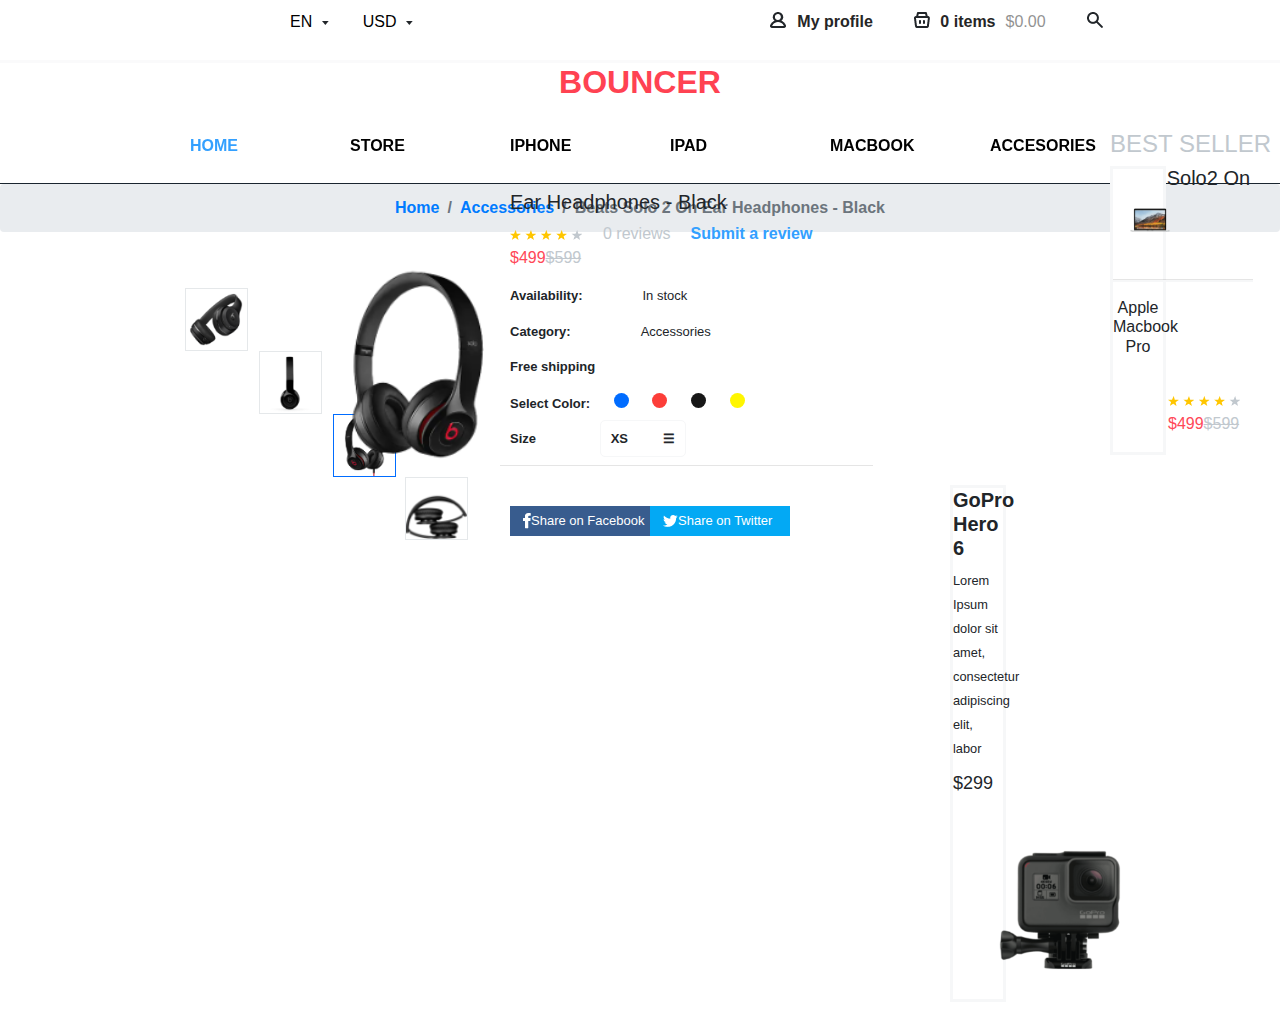
<file: items.html>
<!DOCTYPE html>
<html>
    <meta name="viewport" content="width=device-width, initial-scale=1">
    <meta charset="UTF-8">
    <link rel="stylesheet" href="style3.css">
    <link rel="stylesheet" href="https://stackpath.bootstrapcdn.com/bootstrap/4.3.1/css/bootstrap.min.css" integrity="sha384-ggOyR0iXCbMQv3Xipma34MD+dH/1fQ784/j6cY/iJTQUOhcWr7x9JvoRxT2MZw1T" crossorigin="anonymous">
<script src="https://code.jquery.com/jquery-3.3.1.slim.min.js" integrity="sha384-q8i/X+965DzO0rT7abK41JStQIAqVgRVzpbzo5smXKp4YfRvH+8abtTE1Pi6jizo" crossorigin="anonymous"></script>
<script src="https://cdnjs.cloudflare.com/ajax/libs/popper.js/1.14.7/umd/popper.min.js" integrity="sha384-UO2eT0CpHqdSJQ6hJty5KVphtPhzWj9WO1clHTMGa3JDZwrnQq4sF86dIHNDz0W1" crossorigin="anonymous"></script>
<script src="https://stackpath.bootstrapcdn.com/bootstrap/4.3.1/js/bootstrap.min.js" integrity="sha384-JjSmVgyd0p3pXB1rRibZUAYoIIy6OrQ6VrjIEaFf/nJGzIxFDsf4x0xIM+B07jRM" crossorigin="anonymous"></script>
<!-- Font Awesome Icon Library -->
<link rel="stylesheet" href="https://cdnjs.cloudflare.com/ajax/libs/font-awesome/4.7.0/css/font-awesome.min.css">
    <body>
        <div class="nav-bar">
            <div class="navbar-left">
                <div class="navbar-inner">
                    <ul>                       
                        <li><a href="#"><span>EN</span><img src="./icon/arrow down.png"></a></li>
                        <li><a href="#"><span>USD</span><img src="./icon/arrow down.png"></a></li>
                    </ul>
                </div>
            </div>
            <div class="navbar-right">
                            <ul>
                                <li><a href="#"><img src="./icon/profile_close_2.png"><span><b>My profile</b></span></a></li>
                                <li><a href="#"><img src="./icon/bag_3.png"><span><b>0 items</b><span style="opacity: 50%;">$0.00</span></span></a></li>
                                <li><a href="#"><img src="./icon/search-icon.png"></a></li>
                            </ul>
            </div>
        </div>
        <div class="container-1">
            <h2 style="color: #FF4252; font-weight: bold; text-align: center;">BOUNCER</h2>
            <nav class="nav-bar-9">
                <ul>
                        <li><a class="active" href="#">HOME</a>
                        <div class="mega-menu">
                            <div class="inner-mega-menu">
                                <h5>Category</h5>
                                <p>Airport&Wireless</p>
                                <p>AppleCare</p>
                                <p>Bags,Shells&Sleeves</p>
                                <p>Bussiness&Security</p>
                                <p>Cables&Docks</p>
                            </div>
                            <div class="inner-mega-menu">
                                <p>Cameras&Video</p>
                                <p>Car&Travel</p>
                                <p>Cases&Films</p>                    
                            </div>
                            <div class="inner-mega-menu">
                                <h5>Category</h5>
                                <p>Charging Devices</p>
                                <p>Connected Home</p>
                                <p>Device Care</p>
                                <p>Display&Graphic</p>
                                <p>Fitness&Sport</p>
                            </div>
                            
                            <div class="inner-mega-menu">
                                <h5>Category</h5>
                                <p>Mice&Keyboards</p>
                                <p>Music Creation</p>
                                <p>Networking&Server</p>                               
                            </div>
                            
                        </div>
                    </li>
                        <li><a href="#">STORE</a></li>
                        <li><a href="#">IPHONE</a></li> 
                         <li><a href="#">IPAD</a></li>
                        <li><a href="#">MACBOOK</a></li>
                         <li><a href="#">ACCESORIES</a></li>
                        </ul>
            </nav>            
        </div>
        <nav aria-label="breadcrumb">
            <ol class="breadcrumb justify-content-center">
              <li class="breadcrumb-item"><a href="#">Home</a></li>
              <li class="breadcrumb-item"><a href="#">Accessories</a></li>
              <li class="breadcrumb-item active" aria-current="page">Beats Solo 2 On Ear Headphones - Black</li>
            </ol>
          </nav>
         
            <div class="left-half">
                <img src="./icon/headphone.png" style="width: 20%; margin-top: 20px; margin-left: 203px;">
                <div class="column">
                     <img src="./my/h2.png" style="margin-left: 185px; border: 1px solid #E5E8EA" width="63px" height="63px">
                     <img src="./my/h3.png" style="margin-left: 259px; border: 1px solid #E5E8EA" width="63px" height="63px">
                     <img src="./my/Rectangle 5.png" style="margin-left: 333px; border: 1px solid #006CFF" width="63px" height="63px">
                     <img src="./my/h4.png" style="margin-left: 405px; border: 1px solid #E5E8EA" width="63px" height="63px">
                </div>
            </div>
            <div class="right-half">
                <h5>Beats Solo2 On Ear Headphones - Black</h5>
                <a href="#"><img src="./icon/rate.png"><span style="margin-left: 20px;  color: #C1C8CE">0 reviews</span><span style="font-weight: bold; margin-left: 20px; color: #33A0FF;">Submit a review</span></a>
            
            <div class="des">                   
                <div class="number">
                <p>$499</p>
                <del>$599</del>
            </div>
          </div>
          <p style="font-size: small; font-weight: bold;">Availability:<span style="font-weight: normal; margin-left: 60px;">In stock</span></p>
          <p style="font-size: small; font-weight: bold;">Category:<span style="font-weight: normal; margin-left: 70px;">Accessories</span style="font-weight: normal; margin-left: 60px;"></p>
          <p style="font-size: small; font-weight: bold;">Free shipping</p>
          <p style="font-size: small; font-weight: bold;">Select Color:
            <span class="dot" style="background-color: #006CFF;"></span>
            <span class="dot" style="background-color: #FC3E39;"></span>
            <span class="dot" style="background-color: #171717;"></span>
            <span class="dot" style="background-color: #FFF600;"></span></p>
            <p style="font-size: small; font-weight: bold;">Size
            <a href="#" class="down">XS<span style="margin-left: 35px;">&#9776;</span></a>
            </p>
            <hr style="width: 373px; margin-left: -10px;">
            <div class="logo">
                <a style="width: 150px; height: 30px; background-color: #385C8E;" href="#"><img src="./icon/facebook.png">Share on Facebook</a>
                <a style="width: 150px; height: 30px; margin-right: 490px; background-color: #03A9F4;" href="#"><img src="./icon/twitter.png">Share on Twitter</a>
            </div>
        </div>
          <div class="sidebar">
              <h4 style="color: #C1C8CE;">BEST SELLER</h4>
          <div class="cards">                           
            <div class="image">
              <img src="./icon/50061505_575246.png" style="margin-top: 38px;">                             
            </div>
            <hr style="width: 140px; border-bottom: 2px solid #F6F7F8;">
            <div class="title">
                <h6>Apple Macbook Pro</h6>
            </div><br>
            <div class="des">
                  <img src="./icon/rate.png">
                  <div class="number">
                  <p>$499</p>
                  <del>$599</del>
              </div>
            </div>
        </div>
    </div>
    <div class="main">
        <div class="cards"> 
            <article>
            <h5 style="font-weight: bold;">GoPro Hero 6</h5>   
            <small>Lorem Ipsum dolor sit amet, consectetur adipiscing elit, labor</small>  
            <p style="margin-top: 10px; font-size: large; color: #22262A;">$299</p> 
        </article>                    
            <div class="image">
              <img src="./icon/video.png" style="margin-top: 38px;">                             
            </div>            
        </div>
    </div>
    </body>
</html>
</file>
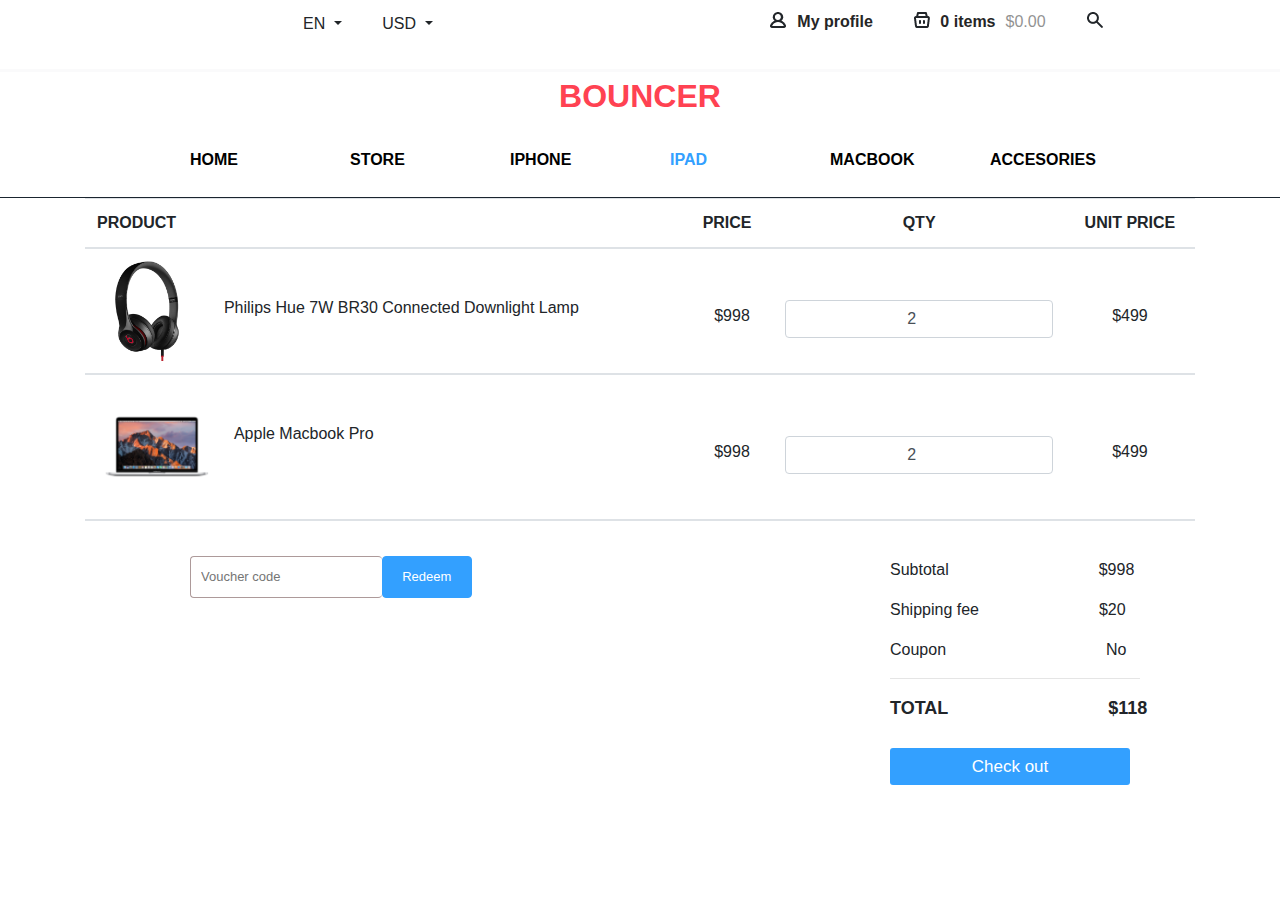
<file: pro.html>
<!DOCTYPE html>
<html>
    <head>
        <title>Pro</title>
        <link rel="shortcut icon" href="favicon.ico" />
        <meta name="viewport" content="width=device-width, initial-scale=1.0">
        <meta charset="UTF-8">
        <link rel="stylesheet" href="style4.css">
        <link rel="stylesheet" href="https://stackpath.bootstrapcdn.com/bootstrap/4.3.1/css/bootstrap.min.css" integrity="sha384-ggOyR0iXCbMQv3Xipma34MD+dH/1fQ784/j6cY/iJTQUOhcWr7x9JvoRxT2MZw1T" crossorigin="anonymous">
  <script src="https://code.jquery.com/jquery-3.3.1.slim.min.js" integrity="sha384-q8i/X+965DzO0rT7abK41JStQIAqVgRVzpbzo5smXKp4YfRvH+8abtTE1Pi6jizo" crossorigin="anonymous"></script>
  <script src="https://cdnjs.cloudflare.com/ajax/libs/popper.js/1.14.7/umd/popper.min.js" integrity="sha384-UO2eT0CpHqdSJQ6hJty5KVphtPhzWj9WO1clHTMGa3JDZwrnQq4sF86dIHNDz0W1" crossorigin="anonymous"></script>
  <script src="https://stackpath.bootstrapcdn.com/bootstrap/4.3.1/js/bootstrap.min.js" integrity="sha384-JjSmVgyd0p3pXB1rRibZUAYoIIy6OrQ6VrjIEaFf/nJGzIxFDsf4x0xIM+B07jRM" crossorigin="anonymous"></script>
    <!-- Font Awesome Icon Library -->

</head>
    <body>
        <div class="nav-bar">
            <div class="navbar-left">
                <div class="navbar-inner">
                    <ul>                       
                      <div class="btn-group">
                        <button type="button" style="margin-left: 10px" class="btn dropdown-toggle" data-toggle="dropdown" aria-haspopup="true" aria-expanded="false">
                          EN
                        </button>
                        <div class="dropdown-menu">
                          <a class="dropdown-item" href="#">AZE</a>
                          <a class="dropdown-item" href="#">РУС</a>
                         </div>
                      </div>
                      <div class="btn-group">
                        <button type="button" style="margin-left: 10px" class="btn dropdown-toggle" data-toggle="dropdown" aria-haspopup="true" aria-expanded="false">
                          USD
                        </button>
                        <div class="dropdown-menu">
                          <a class="dropdown-item" href="#">EUR</a>
                          <a class="dropdown-item" href="#">AZN</a>
                         </div>
                      </div>
                    </ul>
                </div>
            </div>
            <div class="navbar-right">
                            <ul>
                                <li><a href="#"><img src="./icon/profile_close_2.png"><span><b>My profile</b></span></a></li>
                                <li><a href="#"><img src="./icon/bag_3.png"><span><b>0 items</b><span style="opacity: 50%;">$0.00</span></span></a></li>
                                <li><a href="#"><img src="./icon/search-icon.png"></a></li>
                            </ul>
            </div>
        </div>
        <div class="container-1">
            <h2 style="color: #FF4252; font-weight: bold; text-align: center;">BOUNCER</h2>
            <nav class="nav-bar-9">
                <ul>
                        <li><a href="./index.html">HOME</a>
                        <div class="mega-menu">
                            <div class="inner-mega-menu">
                                <h5>Category</h5>
                                <p>Airport&Wireless</p>
                                <p>AppleCare</p>
                                <p>Bags,Shells&Sleeves</p>
                                <p>Bussiness&Security</p>
                                <p>Cables&Docks</p>
                            </div>
                            <div class="inner-mega-menu">
                                <p>Cameras&Video</p>
                                <p>Car&Travel</p>
                                <p>Cases&Films</p>                    
                            </div>
                            <div class="inner-mega-menu">
                                <h5>Category</h5>
                                <p>Charging Devices</p>
                                <p>Connected Home</p>
                                <p>Device Care</p>
                                <p>Display&Graphic</p>
                                <p>Fitness&Sport</p>
                            </div>
                            
                            <div class="inner-mega-menu">
                                <h5>Category</h5>
                                <p>Mice&Keyboards</p>
                                <p>Music Creation</p>
                                <p>Networking&Server</p>                               
                            </div>
                            
                        </div>
                    </li>
                        <li><a href="./widget.html">STORE</a></li>
                        <li><a href="./headphone.html">IPHONE</a></li> 
                         <li><a class="active" href="#">IPAD</a class="active"></li>
                        <li><a href="./comment.html">MACBOOK</a></li>
                         <li><a href="./product.html">ACCESORIES</a></li>
                        </ul>
            </nav>            
        </div>
        <div class="container">
            <table id="cart" class="table table-hover table-condensed">
                            <thead>
                                <tr>
                                    <th>PRODUCT</th>
                                    <th>PRICE</th>
                                    <th class="text-center">QTY</th>
                                    <th class="text-center">UNIT PRICE</th>                                    
                                </tr>
                            </thead>
                            <tbody>
                                <tr>
                                    <td data-th="Product">
                                        <div class="row">
                                            <div class="col-sm-2 hidden-xs"><img src="./site/Rectangle 5.png" style="width: 100px; height: 100px;" class="img-responsive"/></div>
                                            <div class="col-sm-10">                                                
                                                <p style="margin-left: 25px; margin-top: 35px;">Philips Hue 7W BR30 Connected Downlight Lamp</p>
                                            </div>
                                        </div>
                                    </td>
                                    <td data-th="Price">
                                        <p style="text-align: center; margin-top: 25px;">$998</p>
                                    </td>
                                    <td data-th="Quantity">
                                        <input type="number" style="margin-top: 15px;" class="form-control text-center" value="2">
                                    </td>
                                    <td data-th="Subtotal" class="text-center">
                                        <p style="text-align: center; margin-top: 25px;">$499</p>
                                    </td>                                   
                                </tr>
                            </tbody>   
                            <tbody>
                                <tr>
                                    <td data-th="Product">
                                        <div class="row">
                                            <div class="col-sm-2 hidden-xs"><img src="./icon/Rectangle 5.png" style="width: 120px; height: 120px;" class="img-responsive"/></div>
                                            <div class="col-sm-10">                                                
                                                <p style="margin-left: 35px; margin-top: 35px;">Apple Macbook Pro</p style="text-align: center; margin-top: 35px;">
                                            </div>
                                        </div>
                                    </td>
                                    <td data-th="Price">
                                        <p style="text-align: center; margin-top: 25px;">$998</p>
                                    </td>
                                    <td data-th="Quantity">
                                        <input type="number"  style="margin-top: 15px;" class="form-control text-center" value="2">
                                    </td>
                                    <td data-th="Subtotal" class="text-center">
                                        <p style="text-align: center; margin-top: 25px;">$499</p>
                                    </td>                                    
                                </tr>
                            </tbody>  
                            <tbody><tr></tr></tbody>                         
                        </table>
        </div>
        <div class="bar">
            <div class="bar-left">
        <form class="search">
            <input type="text" placeholder="Voucher code">
            <button type="submit">Redeem</button>
        </form>
    </div>
    <div class="bar-right">
        <div class="box">
            <p>Subtotal<span style="margin-left: 150px;">$998</span></p>
            <p>Shipping fee<span style="margin-left: 120px;">$20</span></p>
            <p>Coupon<span style="margin-left: 160px;">No</span></p>
            <hr style="width: 250px;">
            <p style="font-weight: bold; font-size: large;">TOTAL<span style="font-weight: bold; margin-left: 160px;">$118</span></p>
            <form class="check">
                <input type="submit" value="Check out" class="button"> 
            </form>
        </div>
    </div>
    </div>
        </body>
        </html>
</file>
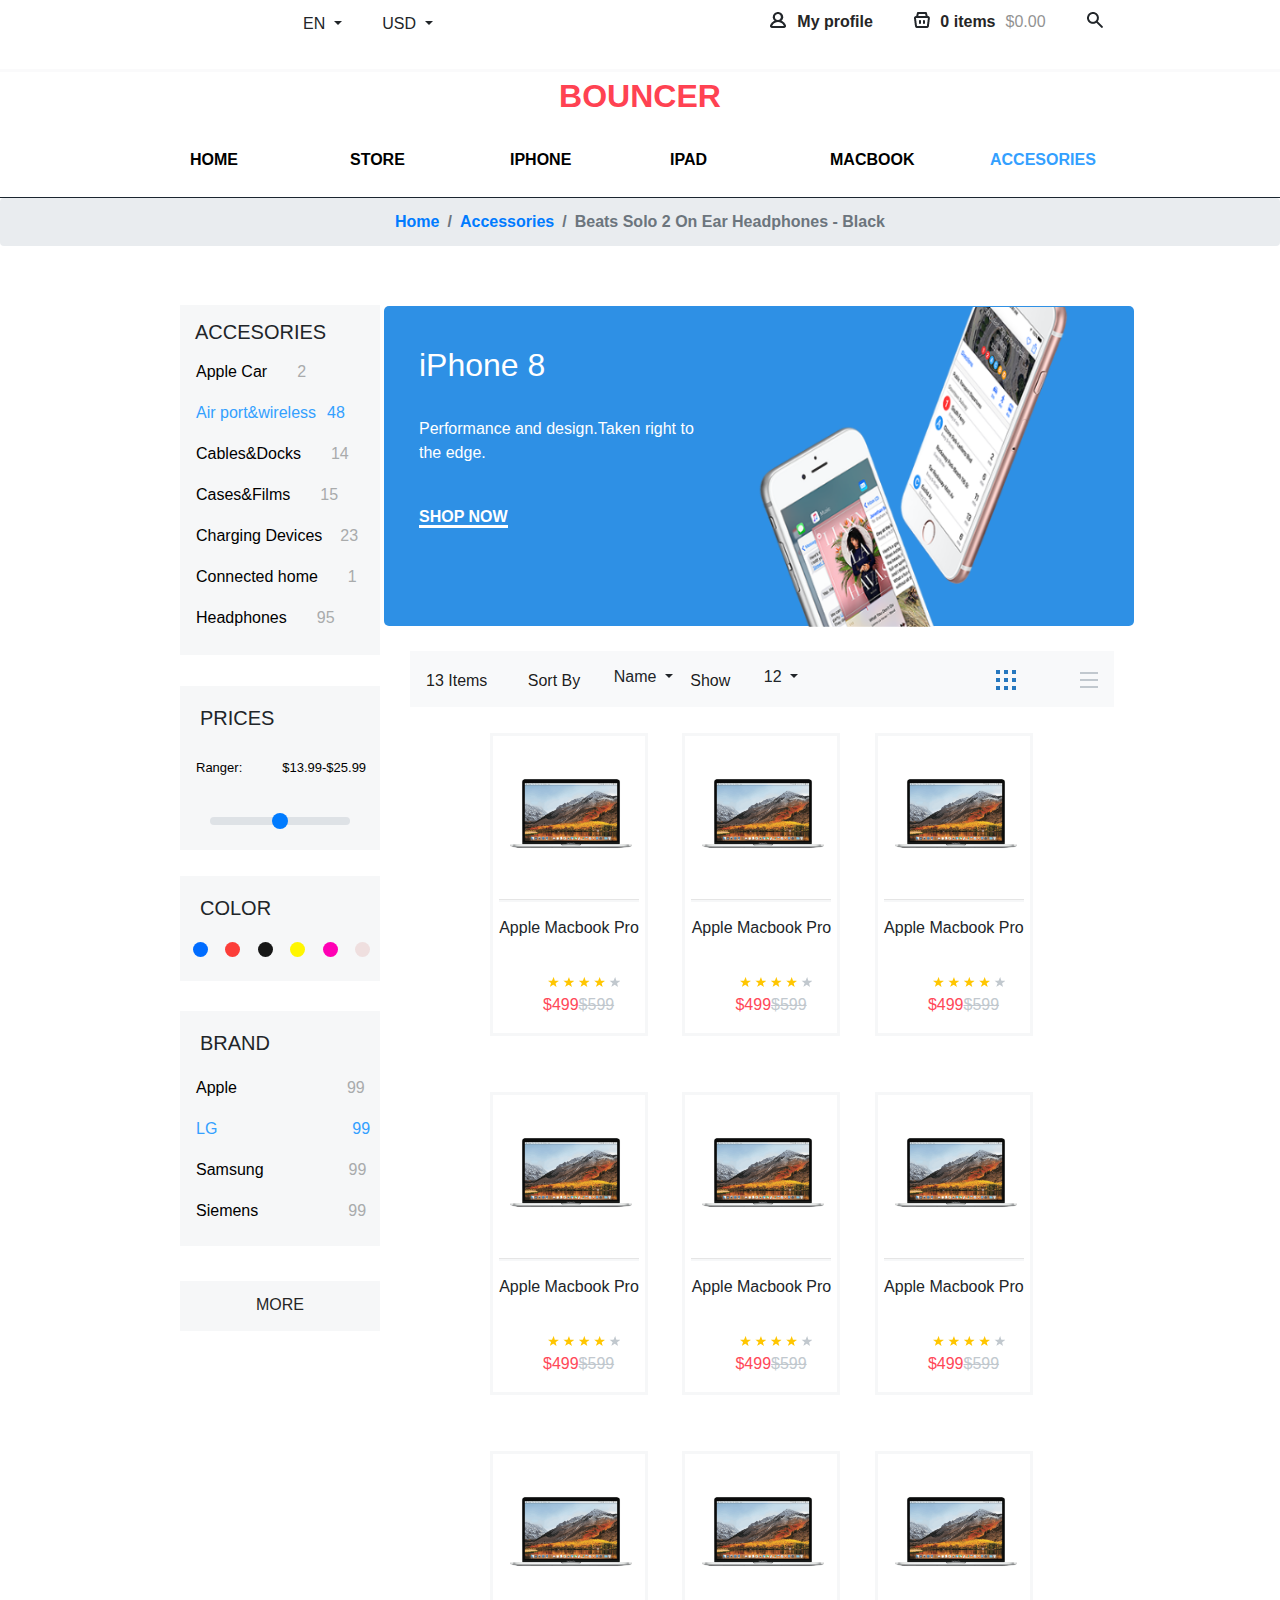
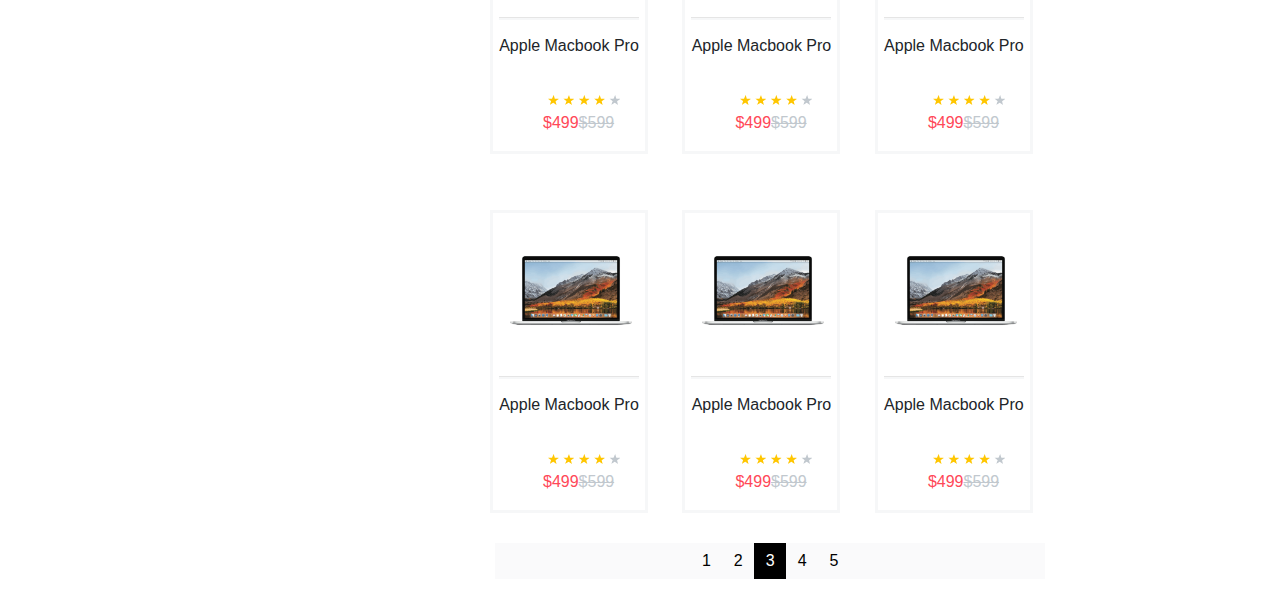
<file: product.html>
<!DOCTYPE html>
<html>
    <head>
        <title>Product</title>
        <meta name="viewport" content="width=device-width, initial-scale=1.0">
        <meta charset="UTF-8">
        <link rel="stylesheet" href="style.css">
        <link rel="stylesheet" href="https://stackpath.bootstrapcdn.com/bootstrap/4.3.1/css/bootstrap.min.css" integrity="sha384-ggOyR0iXCbMQv3Xipma34MD+dH/1fQ784/j6cY/iJTQUOhcWr7x9JvoRxT2MZw1T" crossorigin="anonymous">
  <script src="https://code.jquery.com/jquery-3.3.1.slim.min.js" integrity="sha384-q8i/X+965DzO0rT7abK41JStQIAqVgRVzpbzo5smXKp4YfRvH+8abtTE1Pi6jizo" crossorigin="anonymous"></script>
  <script src="https://cdnjs.cloudflare.com/ajax/libs/popper.js/1.14.7/umd/popper.min.js" integrity="sha384-UO2eT0CpHqdSJQ6hJty5KVphtPhzWj9WO1clHTMGa3JDZwrnQq4sF86dIHNDz0W1" crossorigin="anonymous"></script>
  <script src="https://stackpath.bootstrapcdn.com/bootstrap/4.3.1/js/bootstrap.min.js" integrity="sha384-JjSmVgyd0p3pXB1rRibZUAYoIIy6OrQ6VrjIEaFf/nJGzIxFDsf4x0xIM+B07jRM" crossorigin="anonymous"></script>
        <link rel="stylesheet" href="https://cdnjs.cloudflare.com/ajax/libs/font-awesome/4.7.0/css/font-awesome.min.css">
        
        
    </head>
    <body>
        <div class="nav-bar">
            <div class="navbar-left">
                <div class="navbar-inner">
                    <ul>                       
                        <div class="btn-group">
                            <button type="button" style="margin-left: 10px" class="btn dropdown-toggle" data-toggle="dropdown" aria-haspopup="true" aria-expanded="false">
                              EN
                            </button>
                            <div class="dropdown-menu">
                              <a class="dropdown-item" href="#">AZE</a>
                              <a class="dropdown-item" href="#">РУС</a>
                             </div>
                          </div>
                          <div class="btn-group">
                            <button type="button" style="margin-left: 10px" class="btn dropdown-toggle" data-toggle="dropdown" aria-haspopup="true" aria-expanded="false">
                              USD
                            </button>
                            <div class="dropdown-menu">
                              <a class="dropdown-item" href="#">EUR</a>
                              <a class="dropdown-item" href="#">AZN</a>
                             </div>
                          </div>
                    </ul>
                </div>
            </div>
            <div class="navbar-right">
                            <ul>
                                <li><a href="#"><img src="./icon/profile_close_2.png"><span><b>My profile</b></span></a></li>
                                <li><a href="#"><img src="./icon/bag_3.png"><span><b>0 items</b><span style="opacity: 50%;">$0.00</span></span></a></li>
                                <li><a href="#"><img src="./icon/search-icon.png"></a></li>
                            </ul>
            </div>
        </div>
        <div class="container-1">
            <h2 style="color: #FF4252; font-weight: bold; text-align: center;">BOUNCER</h2>
            <nav class="nav-bar-9">
                <ul>
                        <li><a href="./index.html">HOME</a>
                        <div class="mega-menu">
                            <div class="inner-mega-menu">
                                <h5>Category</h5>
                                <p>Airport&Wireless</p>
                                <p>AppleCare</p>
                                <p>Bags,Shells&Sleeves</p>
                                <p>Bussiness&Security</p>
                                <p>Cables&Docks</p>
                            </div>
                            <div class="inner-mega-menu">
                                <p>Cameras&Video</p>
                                <p>Car&Travel</p>
                                <p>Cases&Films</p>                    
                            </div>
                            <div class="inner-mega-menu">
                                <h5>Category</h5>
                                <p>Charging Devices</p>
                                <p>Connected Home</p>
                                <p>Device Care</p>
                                <p>Display&Graphic</p>
                                <p>Fitness&Sport</p>
                            </div>
                            
                            <div class="inner-mega-menu">
                                <h5>Category</h5>
                                <p>Mice&Keyboards</p>
                                <p>Music Creation</p>
                                <p>Networking&Server</p>                               
                            </div>                            
                        </div>
                    </li>
                        <li><a href="./widget.html">STORE</a></li>
                        <li><a href="./headphone.html">IPHONE</a></li> 
                         <li><a href="./pro.html">IPAD</a></li>
                        <li><a href="./comment.html">MACBOOK</a></li>
                         <li><a class="active" href="#">ACCESORIES</a></li>
                        </ul>
            </nav>            
        </div>
        <nav aria-label="breadcrumb">
            <ol class="breadcrumb justify-content-center">
              <li class="breadcrumb-item"><a href="#">Home</a></li>
              <li class="breadcrumb-item"><a href="#">Accessories</a></li>
              <li class="breadcrumb-item active" aria-current="page">Beats Solo 2 On Ear Headphones - Black</li>
            </ol>
          </nav>
          <div class="sidebar">
              <h5 style="margin: 15px;">ACCESORIES</h5>
            <a href="#">Apple Car<span style="color: rgb(169, 171, 172); margin-left: 30px;">2</span></a>
            <a class="active" href="#">Air port&wireless<span style="color: #33A0FF; margin-left: 11px;">48</span></a>
            <a href="#">Cables&Docks<span style="color: rgb(169, 171, 172); margin-left: 30px;">14</span></a>
            <a href="#">Cases&Films<span style="color: rgb(169, 171, 172); margin-left: 30px;">15</span></a>
            <a href="#">Charging Devices<span style="color: rgb(169, 171, 172); margin-left: 18px;">23</span></a>
            <a href="#">Connected home<span style="color: rgb(169, 171, 172); margin-left: 30px;">1</span></a>
            <a href="./headphone.html">Headphones<span style="color: rgb(169, 171, 172); margin-left: 30px;">95</span></a>
          </div>
          
          <div style="margin-left:30%">
          
          <div class="w3-container">
            <section class="container-1">                                       
                <div class="left-half">
             <article>
                    <h2>iPhone 8</h2><br>
                    <p style="margin-right: 120px;">Performance and design.Taken right to the edge.
                    </p><br>
                    <p><a href="#"><b>SHOP NOW</b></a></p>
                </article>
            </div>
            <div class="right-half">
                    <img src="./site/pic1.png" class="d-block w-28" alt="seven">
                </div>
            </section>
          </div>
          
          </div>
          <div class="box">
            <h5 style="margin: 20px;">PRICES</h5>
            <p>Ranger:<span style="margin-left: 40px;">$13.99-$25.99</span></p>
            <div class="slidecontainer">                
                <input type="range" class="custom-range" id="customRange1">
                </div>
        </div>
        <div class="box1">
            <h5 style="margin: 20px;">COLOR</h5>
            <span class="dot" style="background-color: #006CFF;"></span>
            <span class="dot" style="background-color: #FC3E39;"></span>
            <span class="dot" style="background-color: #171717;"></span>
            <span class="dot" style="background-color: #FFF600;"></span>
            <span class="dot" style="background-color: #FF00B4;"></span>
            <span class="dot" style="background-color: #EFDFDF;"></span>
        </div>
        <div class="box2">
            <h5 style="margin: 20px;">BRAND</h5>
            <a href="#">Apple<span style="margin-left: 110px; color: rgb(169, 171, 172);">99</span></a>
        <a class="active" href="#">LG<span style="margin-left: 135px; color:#33A0FF;">99</span></a>
        <a href="#">Samsung<span style="margin-left: 85px; color:rgb(169, 171, 172);">99</span></a>
        <a href="#">Siemens<span style="margin-left: 90px; color:rgb(169, 171, 172);">99</span></a>
        </div>
        <div class="box3">
            <a style="text-align: center;" href="#">MORE</a>
        </div>
        <!-- As a link -->
        <nav class="navbar navbar-light bg-light">
            <a class="navbar-brand" href="#"><small>13 Items</small></a>
            <a class="navbar-brand" style="margin-left: -40px;" href="#"><small>Sort By</small></a>
            <div class="btn-group">
                <button type="button" style="margin-left: -60px" class="btn dropdown-toggle" data-toggle="dropdown" aria-haspopup="true" aria-expanded="false">
                  Name
                </button>
                <div class="dropdown-menu">
                  <a class="dropdown-item" href="#">Action</a>
                  <a class="dropdown-item" href="#">Another action</a>
                  <a class="dropdown-item" href="#">Something else here</a>
                  <div class="dropdown-divider"></div>
                  <a class="dropdown-item" href="#">Separated link</a>
                </div>
              </div>
            <a class="navbar-brand"  style="margin-left: -60px" href="#"><small>Show</small></a>
            <div class="btn-group">
                <button type="button"  style="margin-left: -60px" class="btn dropdown-toggle" data-toggle="dropdown" aria-haspopup="true" aria-expanded="false">
                  12
                </button>
                <div class="dropdown-menu">
                  <a class="dropdown-item" href="#">Action</a>
                  <a class="dropdown-item" href="#">Another action</a>
                  <a class="dropdown-item" href="#">Something else here</a>
                  <div class="dropdown-divider"></div>
                  <a class="dropdown-item" href="#">Separated link</a>
                </div>
              </div>
              <a href="#" style="margin-left: 120px;"><img src="./site/icon.png"></a>
              <a href="#"><img src="./my/icon.png"></a>
        </nav>  
        <div class="main">
            <div class="cards">                           
                <div class="image">
                  <img src="./icon/50061505_575246.png" style="margin-top: 38px;">                             
                </div>
                <hr style="width: 140px; border-bottom: 2px solid #F6F7F8;">
                <div class="title">
                    <h6>Apple Macbook Pro</h6>
                </div><br>
                <div class="des">
                      <img src="./icon/rate.png">
                      <div class="number">
                      <p>$499</p>
                      <del>$599</del>
                  </div>
                </div>
            </div>
            <div class="cards">                           
                <div class="image">
                  <img src="./icon/50061505_575246.png" style="margin-top: 38px;">                             
                </div>
                <hr style="width: 140px; border-bottom: 2px solid #F6F7F8;">
                <div class="title">
                    <h6>Apple Macbook Pro</h6>
                </div><br>
                <div class="des">
                      <img src="./icon/rate.png">
                      <div class="number">
                      <p>$499</p>
                      <del>$599</del>
                  </div>
                </div>
            </div>
            <div class="cards">                           
                <div class="image">
                  <img src="./icon/50061505_575246.png" style="margin-top: 38px;">                             
                </div>
                <hr style="width: 140px; border-bottom: 2px solid #F6F7F8;">
                <div class="title">
                    <h6>Apple Macbook Pro</h6>
                </div><br>
                <div class="des">
                      <img src="./icon/rate.png">
                      <div class="number">
                      <p>$499</p>
                      <del>$599</del>
                  </div>
                </div>
            </div>
        </div>
        <div class="main1">
            <div class="cards">                           
                <div class="image">
                  <img src="./icon/50061505_575246.png" style="margin-top: 38px;">                             
                </div>
                <hr style="width: 140px; border-bottom: 2px solid #F6F7F8;">
                <div class="title">
                    <h6>Apple Macbook Pro</h6>
                </div><br>
                <div class="des">
                      <img src="./icon/rate.png">
                      <div class="number">
                      <p>$499</p>
                      <del>$599</del>
                  </div>
                </div>
            </div>
            <div class="cards">                           
                <div class="image">
                  <img src="./icon/50061505_575246.png" style="margin-top: 38px;">                             
                </div>
                <hr style="width: 140px; border-bottom: 2px solid #F6F7F8;">
                <div class="title">
                    <h6>Apple Macbook Pro</h6>
                </div><br>
                <div class="des">
                      <img src="./icon/rate.png">
                      <div class="number">
                      <p>$499</p>
                      <del>$599</del>
                  </div>
                </div>
            </div>
            <div class="cards">                           
                <div class="image">
                  <img src="./icon/50061505_575246.png" style="margin-top: 38px;">                             
                </div>
                <hr style="width: 140px; border-bottom: 2px solid #F6F7F8;">
                <div class="title">
                    <h6>Apple Macbook Pro</h6>
                </div><br>
                <div class="des">
                      <img src="./icon/rate.png">
                      <div class="number">
                      <p>$499</p>
                      <del>$599</del>
                  </div>
                </div>
            </div>
        </div>
        <div class="main2">
            <div class="cards">                           
                <div class="image">
                  <img src="./icon/50061505_575246.png" style="margin-top: 38px;">                             
                </div>
                <hr style="width: 140px; border-bottom: 2px solid #F6F7F8;">
                <div class="title">
                    <h6>Apple Macbook Pro</h6>
                </div><br>
                <div class="des">
                      <img src="./icon/rate.png">
                      <div class="number">
                      <p>$499</p>
                      <del>$599</del>
                  </div>
                </div>
            </div>
            <div class="cards">                           
                <div class="image">
                  <img src="./icon/50061505_575246.png" style="margin-top: 38px;">                             
                </div>
                <hr style="width: 140px; border-bottom: 2px solid #F6F7F8;">
                <div class="title">
                    <h6>Apple Macbook Pro</h6>
                </div><br>
                <div class="des">
                      <img src="./icon/rate.png">
                      <div class="number">
                      <p>$499</p>
                      <del>$599</del>
                  </div>
                </div>
            </div>
            <div class="cards">                           
                <div class="image">
                  <img src="./icon/50061505_575246.png" style="margin-top: 38px;">                             
                </div>
                <hr style="width: 140px; border-bottom: 2px solid #F6F7F8;">
                <div class="title">
                    <h6>Apple Macbook Pro</h6>
                </div><br>
                <div class="des">
                      <img src="./icon/rate.png">
                      <div class="number">
                      <p>$499</p>
                      <del>$599</del>
                  </div>
                </div>
            </div>
        </div>
        <div class="main3">
            <div class="cards">                           
                <div class="image">
                  <img src="./icon/50061505_575246.png" style="margin-top: 38px;">                             
                </div>
                <hr style="width: 140px; border-bottom: 2px solid #F6F7F8;">
                <div class="title">
                    <h6>Apple Macbook Pro</h6>
                </div><br>
                <div class="des">
                      <img src="./icon/rate.png">
                      <div class="number">
                      <p>$499</p>
                      <del>$599</del>
                  </div>
                </div>
            </div>
            <div class="cards">                           
                <div class="image">
                  <img src="./icon/50061505_575246.png" style="margin-top: 38px;">                             
                </div>
                <hr style="width: 140px; border-bottom: 2px solid #F6F7F8;">
                <div class="title">
                    <h6>Apple Macbook Pro</h6>
                </div><br>
                <div class="des">
                      <img src="./icon/rate.png">
                      <div class="number">
                      <p>$499</p>
                      <del>$599</del>
                  </div>
                </div>
            </div>
            <div class="cards">                           
                <div class="image">
                  <img src="./icon/50061505_575246.png" style="margin-top: 38px;">                             
                </div>
                <hr style="width: 140px; border-bottom: 2px solid #F6F7F8;">
                <div class="title">
                    <h6>Apple Macbook Pro</h6>
                </div><br>
                <div class="des">
                      <img src="./icon/rate.png">
                      <div class="number">
                      <p>$499</p>
                      <del>$599</del>
                  </div>
                </div>
            </div>
        </div>
        <nav aria-label="page" style="background-color: #fafafb; width: 43%; margin-left: 495px;">
            <ul class="pagination justify-content-center">
              <li class="page-item"><a class="page-link" href="#">1</a></li>
              <li class="page-item"><a class="page-link" href="#">2</a></li>
              <li class="page-item disabled"><a class="page-link" style="background-color: black; color:  #fff;" href="#" tabindex="-1">3</a></li>
              <li class="page-item"><a class="page-link" href="#">4</a></li>
                <li class="page-item"><a class="page-link" href="#">5</a></li>               
            </ul>
          </nav>
    </body>
</html>
</file>
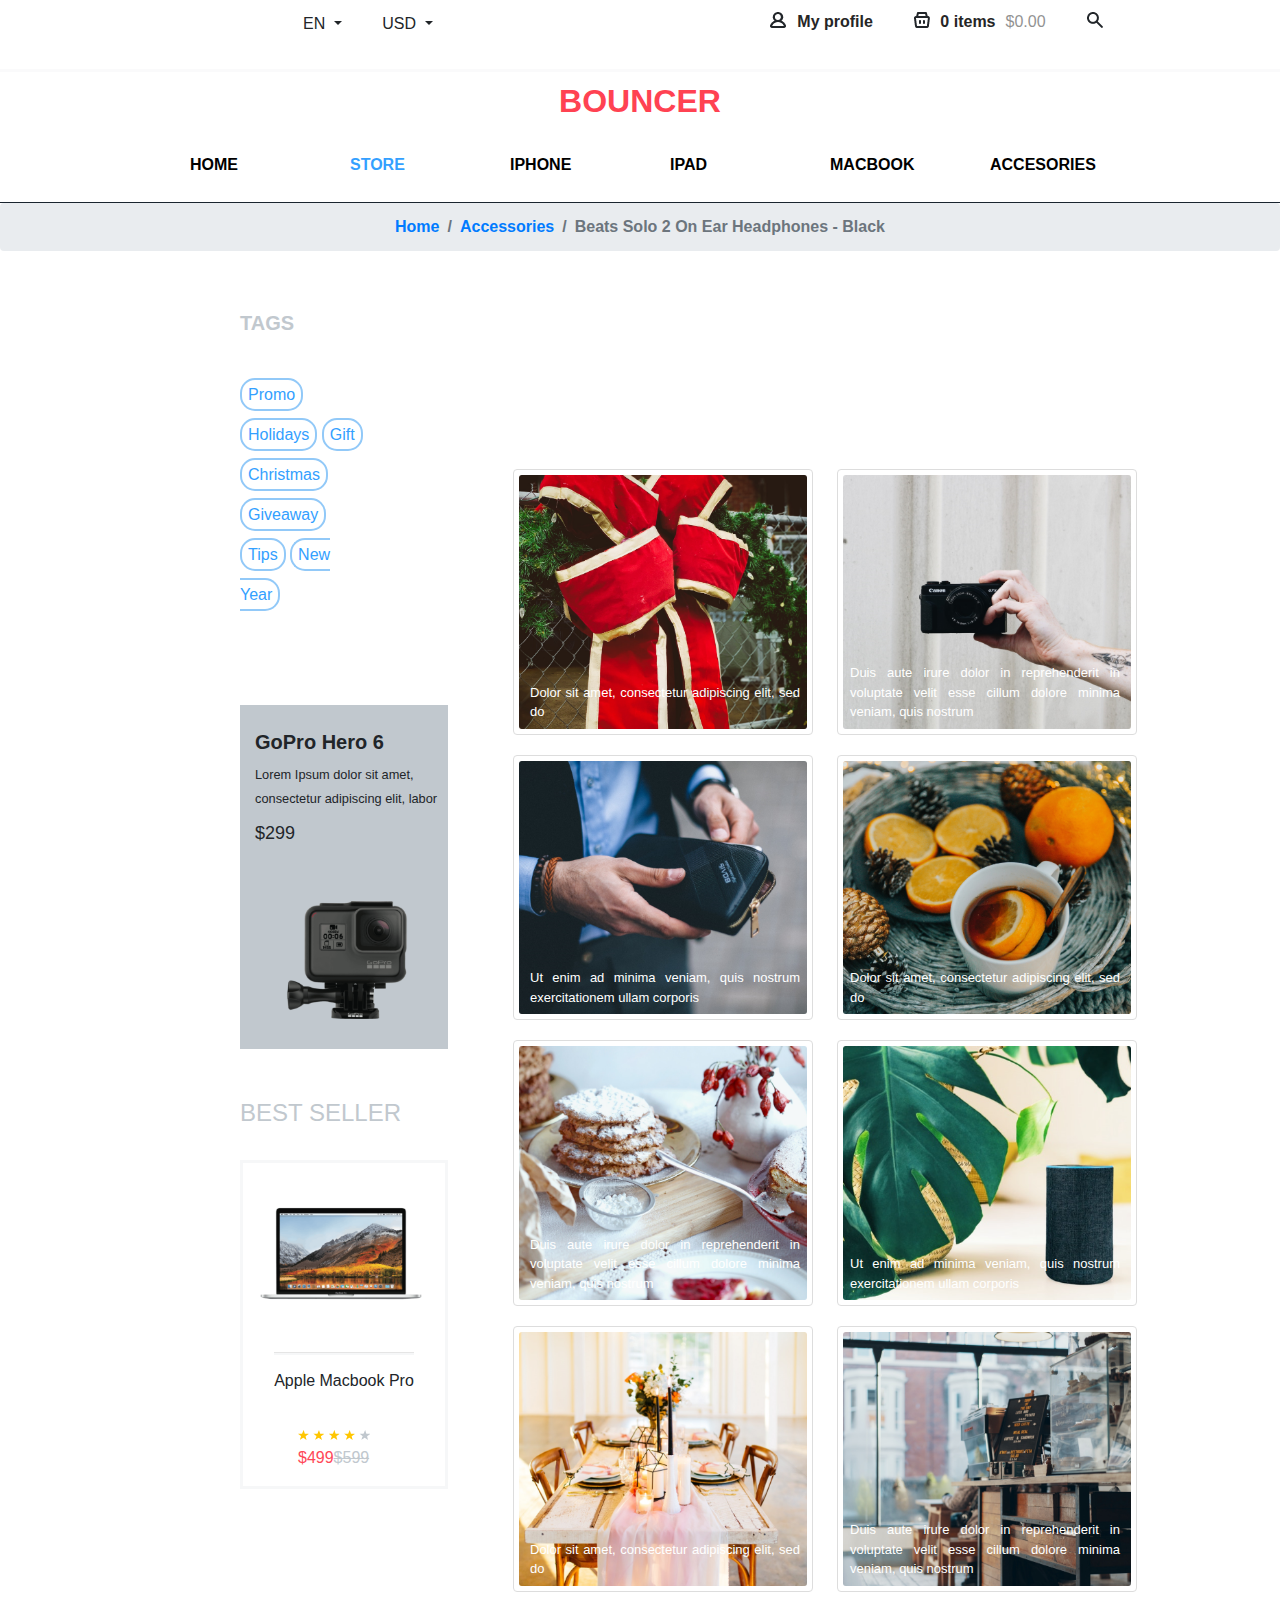
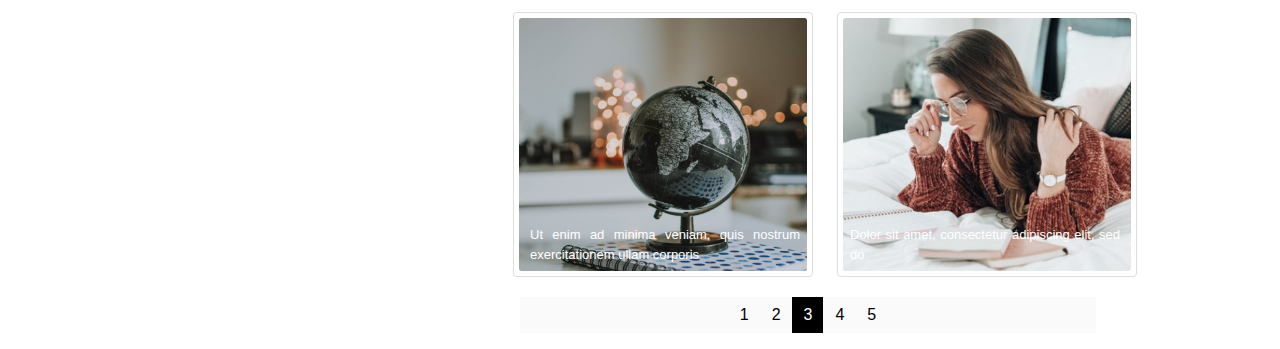
<file: widget.html>
<!DOCTYPE html>
<html>
    <head>
        <title>Widget</title>
        <link rel="shortcut icon" href="favicon.ico" />
        <meta name="viewport" content="width=device-width, initial-scale=1.0">
        <meta charset="UTF-8">
        <link rel="stylesheet" href="style2.css">
        <link rel="stylesheet" href="https://stackpath.bootstrapcdn.com/bootstrap/4.3.1/css/bootstrap.min.css" integrity="sha384-ggOyR0iXCbMQv3Xipma34MD+dH/1fQ784/j6cY/iJTQUOhcWr7x9JvoRxT2MZw1T" crossorigin="anonymous">
  <script src="https://code.jquery.com/jquery-3.3.1.slim.min.js" integrity="sha384-q8i/X+965DzO0rT7abK41JStQIAqVgRVzpbzo5smXKp4YfRvH+8abtTE1Pi6jizo" crossorigin="anonymous"></script>
  <script src="https://cdnjs.cloudflare.com/ajax/libs/popper.js/1.14.7/umd/popper.min.js" integrity="sha384-UO2eT0CpHqdSJQ6hJty5KVphtPhzWj9WO1clHTMGa3JDZwrnQq4sF86dIHNDz0W1" crossorigin="anonymous"></script>
  <script src="https://stackpath.bootstrapcdn.com/bootstrap/4.3.1/js/bootstrap.min.js" integrity="sha384-JjSmVgyd0p3pXB1rRibZUAYoIIy6OrQ6VrjIEaFf/nJGzIxFDsf4x0xIM+B07jRM" crossorigin="anonymous"></script>
    <!-- Font Awesome Icon Library -->
<link rel="stylesheet" href="https://cdnjs.cloudflare.com/ajax/libs/font-awesome/4.7.0/css/font-awesome.min.css">
</head>
    <body>
        <div class="nav-bar">
            <div class="navbar-left">
                <div class="navbar-inner">
                    <ul>                       
                      <div class="btn-group">
                        <button type="button" style="margin-left: 10px" class="btn dropdown-toggle" data-toggle="dropdown" aria-haspopup="true" aria-expanded="false">
                          EN
                        </button>
                        <div class="dropdown-menu">
                          <a class="dropdown-item" href="#">AZE</a>
                          <a class="dropdown-item" href="#">РУС</a>
                         </div>
                      </div>
                      <div class="btn-group">
                        <button type="button" style="margin-left: 10px" class="btn dropdown-toggle" data-toggle="dropdown" aria-haspopup="true" aria-expanded="false">
                          USD
                        </button>
                        <div class="dropdown-menu">
                          <a class="dropdown-item" href="#">EUR</a>
                          <a class="dropdown-item" href="#">AZN</a>
                         </div>
                      </div>
                    </ul>
                </div>
            </div>
            <div class="navbar-right">
                            <ul>
                                <li><a href="#"><img src="./icon/profile_close_2.png"><span><b>My profile</b></span></a></li>
                                <li><a href="#"><img src="./icon/bag_3.png"><span><b>0 items</b><span style="opacity: 50%;">$0.00</span></span></a></li>
                                <li><a href="#"><img src="./icon/search-icon.png"></a></li>
                            </ul>
            </div>
        </div>
        <div class="container-1">
            <h2 style="color: #FF4252; font-weight: bold; text-align: center; margin-top: 10px;">BOUNCER</h2>
            <nav class="nav-bar-9">
                <ul>
                        <li><a href="./index.html">HOME</a>
                        <div class="mega-menu">
                            <div class="inner-mega-menu">
                                <h5>Category</h5>
                                <p><a href="./headphone.html">Airport&Wireless</a></p>
                                <p>AppleCare</p>
                                <p>Bags,Shells&Sleeves</p>
                                <p>Bussiness&Security</p>
                                <p>Cables&Docks</p>
                            </div>
                            <div class="inner-mega-menu">
                                <p>Cameras&Video</p>
                                <p>Car&Travel</p>
                                <p>Cases&Films</p>                    
                            </div>
                            <div class="inner-mega-menu">
                                <h5>Category</h5>
                                <p>Charging Devices</p>
                                <p>Connected Home</p>
                                <p>Device Care</p>
                                <p>Display&Graphic</p>
                                <p>Fitness&Sport</p>
                            </div>
                            
                            <div class="inner-mega-menu">
                                <h5>Category</h5>
                                <p>Mice&Keyboards</p>
                                <p>Music Creation</p>
                                <p>Networking&Server</p>                               
                            </div>
                            
                        </div>
                    </li>
                        <li><a class="active" href="#">STORE</a></li>
                        <li><a href="./headphone.html">IPHONE</a></li> 
                         <li><a href="./pro.html">IPAD</a></li>
                        <li><a href="./comment.html">MACBOOK</a></li>
                         <li><a href="./product.html">ACCESORIES</a></li>
                        </ul>
            </nav>            
        </div>
        <nav aria-label="breadcrumb">
            <ol class="breadcrumb justify-content-center">
              <li class="breadcrumb-item"><a href="#">Home</a></li>
              <li class="breadcrumb-item"><a href="#">Accessories</a></li>
              <li class="breadcrumb-item active" aria-current="page">Beats Solo 2 On Ear Headphones - Black</li>
            </ol>
          </nav>
          <div class="widget">
              <h5>TAGS</h5>
              <div class="tags">
                  <a href="#">Promo</a>
                  <a href="#">Holidays</a>
                  <a href="#">Gift</a>
                  <a href="#">Christmas</a>
                  <a href="#">Giveaway</a>
                  <a href="#">Tips</a>
                  <a href="#">New Year</a>
              </div>
          </div>
          <div class="main">
            <div class="cards1"> 
                <article>
                <h5 style="font-weight: bold;">GoPro Hero 6</h5>   
                <small>Lorem Ipsum dolor sit amet, consectetur adipiscing elit, labor</small>  
                <p style="margin-top: 10px; font-size: large; color: #22262A;">$299</p> 
            </article>                    
                <div class="image">
                  <img src="./icon/video.png" style="margin-top: 38px;">                             
                </div>            
            </div>
        </div>
        <div class="sidebar">
            <h4 style="color: #C1C8CE;">BEST SELLER</h4><br>
        <div class="cards1">                           
          <div class="image">
            <img src="./icon/50061505_575246.png" style="margin-top: 38px;">                             
          </div>
          <hr style="width: 140px; border-bottom: 2px solid #F6F7F8;">
          <div class="title">
              <h6>Apple Macbook Pro</h6>
          </div><br>
          <div class="des">
                <img src="./icon/rate.png">
                <div class="number">
                <p>$499</p>
                <del>$599</del>
            </div>
          </div>
      </div>
  </div>  
  <div class="thumbnail">
  <div class="thumb"> 
  <a target="_parent" href="./site/img1.png">
    <img src="./site/img1.png" style="width:300px">   
  </a>
   <div class="bottom-left">Dolor sit amet, consectetur adipiscing elit, sed do</div>
  <a target="_blank" href="./site/img10.png">
    <img src="./site/img10.png" style="width:300px">
  </a>
  <div class="bottom-right">Duis aute irure dolor in reprehenderit in voluptate velit esse cillum dolore minima veniam, quis nostrum</div>
</div>
</div>
<div class="thumbnail1">
<div class="thumb"> 
    <a target="_blank" href="./site/img9.png">
      <img src="./site/img9.png" style="width:300px">
    </a>
    <div class="bottom-left">Ut enim ad minima veniam, quis nostrum exercitationem ullam corporis</div>
    <a target="_blank" href="./site/img8.png">
      <img src="./site/img8.png" style="width:300px">
    </a>
    <div class="bottom-right">Dolor sit amet, consectetur adipiscing elit, sed do</div>
  </div>
</div>
<div class="thumbnail2">
    <div class="thumb"> 
    <a target="_blank" href="./site/img7.png">
      <img src="./site/img7.png" style="width:300px">
    </a>
    <div class="bottom-left">Duis aute irure dolor in reprehenderit in voluptate velit esse cillum dolore minima veniam, quis nostrum</div>
    <a target="_blank" href="./site/img6.png">
      <img src="./site/img6.png" style="width:300px">
    </a>
    <div class="bottom-right">Ut enim ad minima veniam, quis nostrum exercitationem ullam corporis</div>
  </div>
  </div>
  <div class="thumbnail3">
    <div class="thumb"> 
    <a target="_blank" href="./site/img5.png">
      <img src="./site/img5.png" style="width:300px">
    </a>
    <div class="bottom-left">Dolor sit amet, consectetur adipiscing elit, sed do</div>
    <a target="_blank" href="./site/img4.png">
      <img src="./site/img4.png" style="width:300px">
    </a>
    <div class="bottom-right">Duis aute irure dolor in reprehenderit in voluptate velit esse cillum dolore minima veniam, quis nostrum</div>
  </div>
  </div>
  <div class="thumbnail4">
    <div class="thumb"> 
    <a target="_blank" href="./comment.html">
      <img src="./site/img3.png" style="width:300px">
    </a>
    <div class="bottom-left">Ut enim ad minima veniam, quis nostrum exercitationem ullam corporis</div>
    <a target="_blank" href="./site/img2.png">
      <img src="./site/img2.png" style="width:300px">
    </a>
    <div class="bottom-right">Dolor sit amet, consectetur adipiscing elit, sed do</div>
  </div>
  </div>
  <nav aria-label="page" style="background-color: #fafafb; width: 45%; margin-left: 520px; margin-top: 20px;">
    <ul class="pagination justify-content-center">
      <li class="page-item"><a class="page-link" href="#">1</a></li>
      <li class="page-item"><a class="page-link" href="#">2</a></li>
      <li class="page-item disabled"><a class="page-link" style="background-color: black; color:  #fff;" href="#" tabindex="-1">3</a></li>
      <li class="page-item"><a class="page-link" href="#">4</a></li>
        <li class="page-item"><a class="page-link" href="./comment.html">5</a></li>               
    </ul>
  </nav>
</body>
</html>
</file>
<file: main.css>
body{
    font-family: 'Open Sans', sans-serif;
    background-color: #ffffff;
}
.nav-bar {
 display: flex;
 height: 5%;
 border-bottom: 3px solid #FAFAFB;
 margin-bottom: 5px;
}
.navbar-left {
    flex-basis: 50%;
    background: #ffffff;
}
.navbar-inner {
    display: flex;
    align-items: center;
    padding: 10px 50px 10px 120px;
}
.navbar-inner ul{
    z-index: 2;
    margin-left: 120px;
}
.navbar-inner ul li {
margin: 0 10px;
display: inline-block;
margin-right: 19px;
}
.navbar-inner ul li a {
text-decoration: none;
color: black;
}
.navbar-inner ul li a span{
    padding-right: 10px;
}
.navbar-right{
    flex-basis: 50%;
    background: #ffffff;
}
.navbar-right ul{
    float: right;
    padding: 10px 50px 10px 120px;
    margin-right: 90px;
}
.navbar-right ul li{
    display: inline-block;
    list-style: none;
    margin-right: 37px;
}
.navbar-right ul li a{
    text-decoration: none;
    color: #262626;
}
.navbar-right ul li a span {
    padding-left: 10px;
}
.navbar-right ul li a img{
    padding-bottom: 5px;
}
.btn {
    background: none;
    color: #262626;
    margin-top: -5px;
}
@import url('https://fonts.googleapis.com/css?family=Open+Sans&display=swap');
.nav-bar-9{
    width: 100%;
    background: #fff;            
    height: 75px;
    padding: 10px 0;
    box-sizing: border-box;
    border-bottom: 1px solid #1a252f;
}
.nav-bar-9 ul{
    height: 100%;
    width: 980px;
    margin: 0 auto;           
    font-weight: bold;           
    position: relative;
}
.nav-bar-9 ul li{
    width: 120px;
    float: left;
    text-align: start;
    padding: 15px 0;
    margin-right: 40px;
    color: #fff;
    cursor: pointer;
    transition: all 0.4s ease;
}
.nav-bar-9 ul li:last-child{
    margin-right: 0;
}
.nav-bar-9 ul li a:hover{
    color: #33A0FF; 
    transition: 0.5s;
}
.nav-bar-9 ul li a{
    color: black;
    text-decoration: none;    
}
.nav-bar-9 ul li:hover .mega-menu{
    color: black;
    visibility: visible;
    opacity: 1;
}
.nav-bar-9 ul li .mega-menu p:hover{
    color: #18bc9c;
}
.nav-bar-9 ul li a.active{
    color: #33A0FF;
}
.mega-menu{
    z-index: 1;
    position: absolute;
    top: 65px;
    left: 0;
    width: 750px;
    height: 250px;
    background: #fff;
    transition: all 0.4s ease;
    padding: 40px;
    box-sizing: border-box;
    visibility: hidden;
    opacity: 0;
}
.inner-mega-menu{
    width: 24%;
    float: left;
    margin-right: 0%;    
}
.inner-mega-menu:last-child{
    margin-right: 0%;
}
.inner-mega-menu p{
    padding: 2px 0;
    transition: all 0.4s ease;
    font-size: small;
    margin-right: 15px;
    color: #262626;
}
.inner-mega-menu h5{
    margin: -20px 10px 10px 10px;
    color: #C1C8CE;
    font-weight: bold;
}
#carouselExampleControls{
 background-image: linear-gradient(45deg, #ff4858, #c756ab, #8f65ff);
}
.container{
    display: flex;
    flex-direction: column;
    justify-content: center;
  }
.carousel-item img {
    z-index: -1;
    height: 420px;
    margin-left: 490px;
    margin-top: -275px;
}
.carousel-item article{
    margin-left: 130px;
    margin-top: 110px;
    color: #ffffff;
    width: 400px;
}
.carousel-item article p a{
    text-decoration: none;
    border-bottom: 3px solid #ffffff;
    color: #ffffff;
}
.carousel-item article p a:hover{
    color: #18bc9c;
    transition: 0.5s;
    border-bottom: 3px solid #18bc9c;
}
.modal-content{
    width: 683px;
    height: 353px;
    margin-top: 0px;
}
.container-2{
display: flex;
flex-direction: column;
justify-content: center;
}
.container-2 img {   
height: 352px;
margin-left: 408px;
margin-top: -329px;
border-radius: 5px;   
}
.container-2 article{
z-index: -1;    
margin-left: 0px;
margin-top: 30px;
color: #262626;
width: 400px;
text-align: center;
}
.container-2 article h3{
letter-spacing: 1px;
}
.btn{
background-color: #33A0FF;
color: #fff;
}
.card {
    float: left;
    left: 245px;
    bottom: 40px;
}

.card-body-1{
    width: 18rem;
    height: 200px;
    background-position: right;
    background-color: #FF6875;
    color: #ffffff;
    background-image: url(./icon/pic.png);
    background-repeat: no-repeat;
    background-size: 250px 200px;
}
.card-body-1 article{
    margin-top: 20px;
    margin-left: 20px;
    margin-right: 40px;
}
.card-body-2{
    background-color: #F6F7F8;
    background-position: center -20px;
    background-image: url(./icon/Oculus-Rift-profile_grande.png);
    background-repeat: no-repeat;
    background-size: 190px 200px;
    width: 18rem;
    height: 200px;    
}
.card-body-2 article{
    display: flex;
    justify-content: space-between;
    margin-top: 155px;
    margin-right: 20px;
    margin-left: 20px;
}
.card-body-3{
    width: 18rem;
    height: 200px;
    background-position: 120px 45px;
    background-color: #C1C8CE;
    background-image: url(./icon/video.png);
    background-repeat: no-repeat;
    background-size: 180px 130px;
}
.card-body-3 article{
    margin-top: 20px;
    margin-left: 20px;
    margin-right: 120px;
}
.header-1 {
    background: #ffffff;
    padding-top: 20px;
    text-align: center;
    margin-top: 190px;
    margin-left: 8px;
    }
    .header-1 h6 {
        color: #22262A;
        text-align: center;
        padding-bottom: 27px;
        letter-spacing: 1px;
    }
    .header-1 ul li {        
        display: inline;
        list-style-type: none;
    }
    .header-1 ul li a {
        color: #22262A;
        text-decoration: none;
        padding: 18px;
    }
    .header-1 ul li a.active {
        color: #33A0FF;
        border-bottom: 3px solid #33A0FF;
    }
    .header-1 ul li a:hover {
        color: #33A0FF;
        border-bottom: 3px solid #33A0FF;
        transition: 0.5s;
    }    
    .des .number del{
        color: #C1C8CE;
    }
    .des .number p{
        color: #FF4858;
    }
    .des img {
        margin-left: 55px;
    }
    .number{
        display: flex;
        justify-content: space-between;
        margin-right: 50px;
        margin-left: 50px;
    }
    .main{
        margin-top: 26px;
        margin-left: 250px;
    }
    .main-1{
        margin-left: 250px;
    }
    .cards {
        margin-right: 30px;
        margin-bottom: 30px;
        width: 17%;
        display: inline-block;
        background-color: #FFFFFF;
        border: 3px solid #F6F7F8;
    }
    .cards .title h6{
        text-align: center;
    }
    .cards button{
        text-align: left top;
        color: #ffffff;
        background-color: #FF4858;
        border: none;
        border-radius: 5px;
        margin-top: 4px;
        margin-left: 4px;
        margin-bottom: 0px;
        padding: 0 5px 0 5px;
    }
    .image img{
        width: 80%;
        margin: 10px 12px 30px 17px;        
    }
    .middle .text{
        font-size: 16px;
        padding: 16px 32px; 
        margin-top: 1230px;   
        margin-left: 10px;   
    }
    .cards .image {
        opacity: 1;
        display: block;
        width: 100%;
        height: auto;
        transition: .5s ease;
        backface-visibility: hidden;
      }      
      .middle {
        transition: .5s ease;
        opacity: 0;
        position: absolute;
        top: 50%;
        left: 50%;
        transform: translate(-50%, -50%);
        -ms-transform: translate(-50%, -50%);
        text-align: center;
      }      
      .cards:hover .image {
        opacity: 0.3;
      }      
      .cards:hover .middle {
        opacity: 1;
      }        
    
    .button{
        border: none;
        border-bottom: 3px solid #33A0FF;
        color: #33A0FF;
        text-decoration: none;
        text-align: center;
        margin: 10px;
        margin-bottom: 155px;
        width: 90px;
        margin-left: 640px;
    }
    .content{
        width: 100%;
        height: 390px;
        background-color: #2E90E5;
    }
    .container-1{
        display: flex;
        flex-direction: column;
        justify-content: center;
      }
    .content img {
        z-index: -1;
        height: 470px;
        margin-left: 810px;
        margin-top: -388px;
    }
    .content article{
        margin-left: 210px;
        margin-top: 110px;
        color: #ffffff;
        width: 400px;         
    }    
    .content article p a{
        text-decoration: none;
        border-bottom: 3px solid #ffffff;
        color: #ffffff;
    }
    .card-b1 article img{
        margin-left: 100px;
    }
    .card-b1 article{
        text-align: justify;
    }
    .card-b2 article img{
        margin-left: 100px;
    }
    .card-b2 article{
        text-align: justify;
    }
    .card-b3 article img{
        margin-left: 100px;
    }
    .card-b3 article{
        text-align: justify;
    }
    .card-img{
        height: 166px;        
    }
    .card-img1{
        height: 158px;  
        margin-left: -40px;      
    }
    form.example input[type=text]{
        padding: 10px;
        font-size: 17px;
        border: 1px solid #F6F7F8;
        float: left;
        width: 30%;
        background: #ffffff;
        margin-left: 470px;
        border-radius: 5px;
      }
      form.example button {
        float: left;
        width: 10%;
        padding: 10px;
        background: #2E90E5;
        color: white;
        font-size: 17px;
        border: 1px solid #F6F7F8;
        border-left: none; /* Prevent double borders */
        cursor: pointer;
        border-radius: 5px;
      }
     .footer .cards{
         display: flex;
         margin: 10px;
         border: none;
     }
     .footer .cards-1{
        display: flex;
        margin: 20px;
        border: none;
    }
    .title1 {
        margin: 136px 200px 0px 10px;
        font-size: small;
        text-align: justify;
    }
    .title1 h6 h2 {
        color: #C1C8CE;
        font-size: large;
    }
    .title1 p address {
        color: #807d77; 
        padding-left: 50px; 
                 
    }
    .title1 a:hover{
        color: #ccc;
    }
    .footer{
        width: 650px;
        height: 420px;
        background-color: #FFFFFF;
        margin-left: 230px;
        
    }
    .footer .number{
        display: flex;
        justify-content: space-between;
        margin-right: 20px;
        margin-left: 0px;
    }
    .main3 .title1{
        margin: 30px 70px 0px -10px;
       
    }
    .main3 .title1 p a{
        text-decoration: none;
        color: #22262A;
    }
    .main3 .title1 p a:hover{
        color: #ccc;
    }
    .navbar-1 {
        display: flex;
        justify-content: space-between;
        margin-top: 820px;
        margin-right: 140px;
        margin-left: 140px;
    }
</file>
<file: style1.css>
body{
    font-family: 'Open Sans', sans-serif;
    background-color: #ffffff;
}
.nav-bar {
 display: flex;
 height: 5%;
 border-bottom: 3px solid #FAFAFB;
}
.navbar-left {
    flex-basis: 50%;
    background: #ffffff;
}
.navbar-inner {
    display: flex;
    align-items: center;
    padding: 10px 50px 10px 120px;
}
.navbar-inner ul{
    z-index: 2;
    margin-left: 120px;
}
.navbar-inner ul li {
margin: 0 10px;
display: inline-block;
margin-right: 19px;
}
.navbar-inner ul li a {
    text-decoration: none;
    color: black;
    }
    .navbar-inner ul li a span{
        padding-right: 10px;
    }
    .navbar-right{
        flex-basis: 50%;
        background: #ffffff;
    }
    .navbar-right ul{
        float: right;
        padding: 10px 50px 10px 120px;
        margin-right: 90px;
    }
    .navbar-right ul li{
        display: inline-block;
        list-style: none;
        margin-right: 37px;
    }
    .navbar-right ul li a{
        text-decoration: none;
        color: #262626;
    }
    .navbar-right ul li a span {
        padding-left: 10px;
    }
    .navbar-right ul li a img{
        padding-bottom: 5px;
    }
    .btn {
        background: none;
        color: #262626;
        margin-top: -5px;
    }
    @import url('https://fonts.googleapis.com/css?family=Open+Sans&display=swap');
.nav-bar-9{
    width: 100%;
    background: #fff;            
    height: 75px;
    padding: 10px 0;
    box-sizing: border-box;
    border-bottom: 1px solid #1a252f;
}
.nav-bar-9 ul{
    height: 100%;
    width: 980px;
    margin: 0 auto;           
    font-weight: bold;           
    position: relative;
}
.nav-bar-9 ul li{
    width: 120px;
    float: left;
    text-align: start;
    padding: 15px 0;
    margin-right: 40px;
    color: #fff;
    cursor: pointer;
    transition: all 0.4s ease;
}
.nav-bar-9 ul li:last-child{
    margin-right: 0;
}
.nav-bar-9 ul li a:hover{
    color: #33A0FF; 
    transition: 0.5s;
}
.nav-bar-9 ul li a{
    color: black;
    text-decoration: none;    
}
.nav-bar-9 ul li a.active{
    color: #33a0ff;
}
.nav-bar-9 ul li:hover .mega-menu{
    color: black;
    visibility: visible;
    opacity: 1;
}
.nav-bar-9 ul li .mega-menu p:hover{
    color: #18bc9c;
}
.nav-bar-9 ul li a.active{
    color: #33A0FF;
}
.mega-menu{
    z-index: 1;
    position: absolute;
    top: 65px;
    left: 0;
    width: 750px;
    height: 250px;
    background: #fff;
    transition: all 0.4s ease;
    padding: 40px;
    box-sizing: border-box;
    visibility: hidden;
    opacity: 0;
}
.inner-mega-menu{
    width: 24%;
    float: left;
    margin-right: 0%;    
}
.inner-mega-menu:last-child{
    margin-right: 0%;
}
.inner-mega-menu p{
    padding: 2px 0;
    transition: all 0.4s ease;
    font-size: small;
    margin-right: 15px;
    color: #262626;
}
.inner-mega-menu h5{
    margin: -20px 10px 10px 10px;
    color: #C1C8CE;
    font-weight: bold;
}
.breadcrumb-item{
    font-weight: bold;
}
.breadcrumb-item a:hover{
    text-decoration: none;
}
.thumb img {
    border: 1px solid #ddd; /* Gray border */
    border-radius: 4px;  /* Rounded border */
    padding: 5px; /* Some padding */
    width: 800px; /* Set a small width */
    margin-left: 300px;
    margin-top: 30px;
  }
  
  /* Add a hover effect (blue shadow) */
  .thumb img:hover {
    box-shadow: 0 0 2px 1px rgba(0, 140, 186, 0.5);
  }
  .sidebar{
      width: 230px;
      height: 210px;
      background-image: url(./site/img11.png);
      border-radius: 5px;
      margin-top: 10px;
      margin-left: 865px;
      padding-top: 140px;
      padding-left: 20px;
  }
  .sidebar small{
     color: whitesmoke;
     font-weight: bold;
     text-align: justify;
  }
  .sidebar1{
    width: 230px;
    height: 210px;
    background-image: url(./site/img12.png);
    border-radius: 5px;
    margin-top: 20px;
    margin-left: 865px;
    padding-top: 140px;
    padding-left: 20px;
}
.sidebar1 small{
   color: whitesmoke;
   font-weight: bold;
   text-align: justify;
}
.sidebar2{
    width: 230px;
    height: 210px;
    background-image: url(./site/img.png);
    border-radius: 5px;
    margin-top: 20px;
    margin-left: 865px;
    padding-top: 140px;
    padding-left: 20px;
}
.sidebar2 small{
   color: whitesmoke;
   font-weight: bold;
   text-align: justify;
}
.widget{
    margin-left: 865px;
    margin-top: 10px;
    margin-right: 290px;    
}
.widget h5{
    color: #C1C8CE;
    font-weight: bold;
    margin-bottom: 20px; 
    margin-top: 20px;
}

.tags a{
   text-align: center;
   color: #33A0FF;
   border: 2px solid #92c9f8;
   border-radius: 15px;
   padding: 6px;
   line-height: 2.5;
}
.tags a:hover{
    text-decoration: none;
    color: #C1C8CE;
}
.main{
    margin-top: 30px;
    margin-left: 865px;
    margin-right: 260px;
}
.main .cards1{
    background-color: #C1C8CE;
    border: none;
}
.main .image img{
    width: 180px;
}
.main .cards1 article{   
    margin-left: 15px;
    padding-top: 10px;   
}
.container .comment{
    display: flex;
    margin-left: 180px;
    margin-top: 30px;
}
.thumb1 img {
    border: 1px solid #ddd; /* Gray border */
    border-radius: 4px;  /* Rounded border */
    padding: 5px; /* Some padding */
    width: 500px; /* Set a small width */
    margin-left: 180px;
    margin-top: 30px;
  }
  
  /* Add a hover effect (blue shadow) */
  .thumb1 img:hover {
    box-shadow: 0 0 2px 1px rgba(0, 140, 186, 0.5);
  }
</file>
<file: style3.css>
body{
    font-family: 'Open Sans', sans-serif;
    background-color: #ffffff;
}
.nav-bar {
 display: flex;
 height: 5%;
 border-bottom: 3px solid #FAFAFB;
}
.navbar-left {
    flex-basis: 50%;
    background: #ffffff;
}
.navbar-inner {
    display: flex;
    align-items: center;
    padding: 10px 50px 10px 120px;
}
.navbar-inner ul{
    z-index: 2;
    margin-left: 120px;
}
.navbar-inner ul li {
margin: 0 10px;
display: inline-block;
margin-right: 19px;
}
.navbar-inner ul li a {
    text-decoration: none;
    color: black;
    }
    .navbar-inner ul li a span{
        padding-right: 10px;
    }
    .navbar-right{
        flex-basis: 50%;
        background: #ffffff;
    }
    .navbar-right ul{
        float: right;
        padding: 10px 50px 10px 120px;
        margin-right: 90px;
    }
    .navbar-right ul li{
        display: inline-block;
        list-style: none;
        margin-right: 37px;
    }
    .navbar-right ul li a{
        text-decoration: none;
        color: #262626;
    }
    .navbar-right ul li a span {
        padding-left: 10px;
    }
    .navbar-right ul li a img{
        padding-bottom: 5px;
    }
    @import url('https://fonts.googleapis.com/css?family=Open+Sans&display=swap');
    .btn {
        background: none;
        color: #262626;
        margin-top: -5px;
    }
.nav-bar-9{
    width: 100%;
    background: #fff;            
    height: 75px;
    padding: 10px 0;
    box-sizing: border-box;
    border-bottom: 1px solid #1a252f;
}
.nav-bar-9 ul{
    height: 100%;
    width: 980px;
    margin: 0 auto;           
    font-weight: bold;           
    position: relative;
}
.nav-bar-9 ul li{
    width: 120px;
    float: left;
    text-align: start;
    padding: 15px 0;
    margin-right: 40px;
    color: #fff;
    cursor: pointer;
    transition: all 0.4s ease;
}
.nav-bar-9 ul li:last-child{
    margin-right: 0;
}
.nav-bar-9 ul li a:hover{
    color: #33A0FF; 
    transition: 0.5s;
}
.nav-bar-9 ul li a{
    color: black;
    text-decoration: none;    
}
.nav-bar-9 ul li:hover .mega-menu{
    color: black;
    visibility: visible;
    opacity: 1;
}
.nav-bar-9 ul li .mega-menu p:hover{
    color: #18bc9c;
}
.nav-bar-9 ul li a.active{
    color: #33A0FF;
}
.mega-menu{
    z-index: 1;
    position: absolute;
    top: 65px;
    left: 0;
    width: 750px;
    height: 250px;
    background: #fff;
    transition: all 0.4s ease;
    padding: 40px;
    box-sizing: border-box;
    visibility: hidden;
    opacity: 0;
}
.inner-mega-menu{
    width: 24%;
    float: left;
    margin-right: 0%;    
}
.inner-mega-menu:last-child{
    margin-right: 0%;
}
.inner-mega-menu p{
    padding: 2px 0;
    transition: all 0.4s ease;
    font-size: small;
    margin-right: 15px;
    color: #262626;
}
.inner-mega-menu p a.active{
    color: #18bc9c;
}
.inner-mega-menu h5{
    margin: -20px 10px 10px 10px;
    color: #C1C8CE;
    font-weight: bold;
}
.breadcrumb-item{
    font-weight: bold;
}
.breadcrumb-item a:hover{
    text-decoration: none;
}

.right-half {
    margin-left: 510px;
    margin-top: -295px;
}
.right-half a:hover{
    text-decoration: none;
}
.des .number del{
    color: #C1C8CE;
}
.des .number p{
    color: #FF4858;
}
.number{
    display: flex;  
}
.dot {
    height: 15px;
  width: 15px;
  background-color: #bbb;
  border-radius: 50%;
  display: inline-block;
  margin-left: 20px;
}

.down {
    background: none;
    margin-left: 60px;
    color: #22262A;
    border: 1px solid #f6f7f8;
    border-radius: 5px;
    padding: 10px;
}
.sidebar{
    margin-top: -406px;
    margin-left: 950px;
}
.sidebar .des{
    margin-left: 55px;
}
.cards {
    margin-right: 30px;
    margin-bottom: 30px;
    width: 50%;
    display: inline-block;
    background-color: #FFFFFF;
    border: 3px solid #F6F7F8;
}
.cards .title h6{
    text-align: center;
}
.image img{
    width: 80%;
    margin: 10px 12px 30px 17px;        
}
.main{
    margin-top: 0px;
    margin-left: 950px;
}
.main .cards1{
    background-color: #C1C8CE;
    border: none;
}
.main .image img{
    width: 180px;
}
.main .cards1 article{
    margin-top: 25px;
    margin-left: 15px;   
}
.logo {
    display: flex;
    justify-content: space-between; 
    margin-top: 40px;   
}
.logo a{
    width: 150px;
    height: 30px;
    color: #fff;
    font-size: small;
    padding: 5px;
}
.logo img{
    margin-left: 8px;
    
}
.logo a:hover{
    color: #fff;
}
* {
    box-sizing: border-box;
  }
  .containers {
      width: 730px;
      height: 10%;      
     background-color: #FAFAFB;
     margin-left: 166px;
     padding: 15px;
  }
  .containers p {
    margin-left: 20px;
    text-align: justify;
  }
  .nav-bar-8 {
      background-color: #FAFAFB;
      width: 730px;
    display: flex;
    height: 5%;
   margin-top: -320px;
   margin-left: 166px;
   border-bottom: 3px solid #E5E8EA;
   }
   .nav-bar-8 ul li{
    width: 180px;
    float: left;
    text-align: start;
    padding: 15px 0;
    margin-right: 7px;
    color: #fff;
    cursor: pointer;
    transition: all 0.4s ease;
}
.nav-bar-8 ul li a{
    color: #262626;
    font-weight: bold;
}
.nav-bar-8 ul li a.active {
    color: #2E90E5;
    border-bottom: 3px solid #2E90E5; 
}
.nav-bar-8 ul li a:hover {
    text-decoration: none;
    color: #2E90E5;
}
.main0{
    margin-top: 126px;
    margin-left: 250px;
}
.main0 .des {
    margin-left: 50px;
}
.cards {
    margin-right: 30px;
    margin-bottom: 30px;
    width: 17%;
    display: inline-block;
    background-color: #FFFFFF;
    border: 3px solid #F6F7F8;
}
.cards .title h6{
    text-align: center;
}
.cards1:hover .image {
    opacity: 0.3;
  }  

.cards1 {
    margin-right: 30px;
    margin-bottom: 30px;
    width: 47%;
    display: inline-block;
    background-color: #FFFFFF;
    border: 3px solid #F6F7F8;
}
.cards1 .title h6{
    text-align: center;
}
.cards button{
    text-align: left top;
    color: #ffffff;
    background-color: #FF4858;
    border: none;
    border-radius: 5px;
    margin-top: 4px;
    margin-left: 4px;
    margin-bottom: 0px;
    padding: 0 5px 0 5px;
}
.image img{
    width: 80%;
    margin: 10px 12px 30px 17px;        
}
.middle .text{
    font-size: 16px;
    padding: 16px 32px; 
    margin-top: 1230px;   
    margin-left: 10px;   
}
.cards .image {
    opacity: 1;
    display: block;
    width: 100%;
    height: auto;
    transition: .5s ease;
    backface-visibility: hidden;
  }      
  .middle {
    transition: .5s ease;
    opacity: 0;
    position: absolute;
    top: 50%;
    left: 50%;
    transform: translate(-50%, -50%);
    -ms-transform: translate(-50%, -50%);
    text-align: center;
  }      
  .cards:hover .image {
    opacity: 0.3;
  }      
  .cards:hover .middle {
    opacity: 1;
  }
  .footer .cards{
    display: flex;
    margin: 10px;
    border: none;
}
.footer .cards-1{
   display: flex;
   margin: 20px;
   border: none;
}
.title1 {
   margin: 136px 200px 0px 10px;
   font-size: small;
   text-align: justify;
}
.title1 h6 h2 {
   color: #C1C8CE;
   font-size: large;
}
.title1 p address {
   color: #807d77; 
   padding-left: 50px;           
}
.title1 a:hover{
   color: #ccc;
}
.footer{
   width: 650px;
   height: 420px;
   background-color: #FFFFFF;
   margin-left: 230px;   
}
.footer .number{
   display: flex;
   justify-content: space-between;
   margin-right: 20px;
   margin-left: 0px;
}
.main3 .title1{
    margin: 30px 70px 0px -10px;   
}
.main3 .title1 p a{
    text-decoration: none;
    color: #22262A;
}
.main3 .title1 p a:hover{
    color: #ccc;
}
.navbar-1 {
    display: flex;
    justify-content: space-between;
    margin-top: 190px;
    margin-right: 140px;
    margin-left: 140px;
}
* {
    -webkit-touch-callout: none;
    -webkit-user-select: none;
    -moz-user-select: none;
    -ms-user-select: none;
    user-select: none;
  }
  
  .qty-box {
    background-color: #F6F7F8;
    border-radius: 3px;
    display: block;
    height: 45px;
    margin: calc(5vh - 30px)  0 ;
    width: 105px;
  }
  
  .qty-box span {    
    font-family: sans-serif;
    float: left;
    line-height: 45px;
    text-align: center;
    width: calc(105px/3);
    -webkit-font-smoothing: antialiased;
  }  
  .dec,
  .inc {
    height: -10px;
    font-weight: bold;
    color: #62a8e2;
  }
  .qty {      
      color: #262626;
  }
  .dec:hover,
  .inc:hover {
    cursor: pointer;
  }
  .qty-box1 {
    background-color: #EAF5FF;
    border-radius: 3px;
    display: block;
    height: 45px;
    margin: calc(5vh - 30px)  0 ;
    margin-left: 190px;
    margin-top: -50px;
    width: 135px;
  }
  .qty-box1 img{
    margin-top: 15px; 
    margin-left: 14px;
  }
  .qty-box1 span span{
    font-weight: bold;
     margin-left: 15px; 
     font-size: 13px;
      color: #33A0FF
  }
  .qty-box2 {
    background-color: #EAF5FF;
    border-radius: 3px;
    display: block;
    height: 45px;
    margin: calc(5vh - 30px)  0 ;
    margin-left: -150px;
    margin-top: 250px;
    width: 45px;
  }
  img {
    vertical-align: middle;
  }
  
  /* Position the image container (needed to position the left and right arrows) */
  .container {
    position: relative;
    width: 650px;
    margin-top: 40px;
  }
  
  /* Hide the images by default */
  .mySlides {
    display: none;
    margin-left: 120px;
  }
  
  /* Add a pointer when hovering over the thumbnail images */
  .cursor {
    cursor: pointer;
  }
  
  /* Number text (1/3 etc) */
  .numbertext {
    color: #f2f2f2;
    font-size: 12px;
    padding: 8px 12px;
    position: absolute;
    top: 0;
  }
  .row {
      margin-left: 220px;
  }
  .row:after {
    content: "";
    display: table;
    clear: both;
  }
  
  /* Six columns side by side */
  .column {
    float: left;
    width: 86.75px;    
    margin-top: 40px; 
      
  }
  .column img{
    border: 2px solid #f6f7f8;
  }
  .column img.active{
      border: 2px solid #33a0f3;
  }
  .column img:hover{
      border: 2px solid #33a0f3;
  }
  
  /* Add a transparency effect for thumnbail images */
  .demo {
    opacity: 0.6;
  }  
  .active,
  .demo:hover {
    opacity: 1;
  }
</file>
<file: style4.css>
.nav-bar {
    display: flex;
    height: 5%;
    border-bottom: 3px solid #FAFAFB;
    margin-bottom: 5px;
   }
   .navbar-left {
       flex-basis: 50%;
       background: #ffffff;
   }
   .navbar-inner {
       display: flex;
       align-items: center;
       padding: 10px 50px 10px 120px;
   }
   .navbar-inner ul{
       z-index: 2;
       margin-left: 120px;
   }
   .navbar-inner ul li {
   margin: 0 10px;
   display: inline-block;
   margin-right: 19px;
   }
   .navbar-inner ul li a {
   text-decoration: none;
   color: black;
   }
   .navbar-inner ul li a span{
       padding-right: 10px;
   }
   .navbar-right{
       flex-basis: 50%;
       background: #ffffff;
   }
   .navbar-right ul{
       float: right;
       padding: 10px 50px 10px 120px;
       margin-right: 90px;
   }
   .navbar-right ul li{
       display: inline-block;
       list-style: none;
       margin-right: 37px;
   }
   .navbar-right ul li a{
       text-decoration: none;
       color: #262626;
   }
   .navbar-right ul li a span {
       padding-left: 10px;
   }
   .navbar-right ul li a img{
       padding-bottom: 5px;
   }
   .btn {
       background: none;
       color: #262626;
       margin-top: -5px;
   }
   @import url('https://fonts.googleapis.com/css?family=Open+Sans&display=swap');
   .nav-bar-9{
       width: 100%;
       background: #fff;            
       height: 75px;
       padding: 10px 0;
       box-sizing: border-box;
       border-bottom: 1px solid #1a252f;
   }
   .nav-bar-9 ul{
       height: 100%;
       width: 980px;
       margin: 0 auto;           
       font-weight: bold;           
       position: relative;
   }
   .nav-bar-9 ul li{
       width: 120px;
       float: left;
       text-align: start;
       padding: 15px 0;
       margin-right: 40px;
       color: #fff;
       cursor: pointer;
       transition: all 0.4s ease;
   }
   .nav-bar-9 ul li:last-child{
       margin-right: 0;
   }
   .nav-bar-9 ul li a:hover{
       color: #33A0FF; 
       transition: 0.5s;
   }
   .nav-bar-9 ul li a{
       color: black;
       text-decoration: none;    
   }
   .nav-bar-9 ul li:hover .mega-menu{
       color: black;
       visibility: visible;
       opacity: 1;
   }
   .nav-bar-9 ul li .mega-menu p:hover{
       color: #18bc9c;
   }
   .nav-bar-9 ul li a.active{
       color: #33A0FF;
   }
   .mega-menu{
       z-index: 1;
       position: absolute;
       top: 65px;
       left: 0;
       width: 750px;
       height: 250px;
       background: #fff;
       transition: all 0.4s ease;
       padding: 40px;
       box-sizing: border-box;
       visibility: hidden;
       opacity: 0;
   }
   .inner-mega-menu{
       width: 24%;
       float: left;
       margin-right: 0%;
       
   }
   .inner-mega-menu:last-child{
       margin-right: 0%;
   }
   .inner-mega-menu p{
       padding: 2px 0;
       transition: all 0.4s ease;
       font-size: small;
       margin-right: 15px;
       color: #262626;
   }
   .inner-mega-menu h5{
       margin: -20px 10px 10px 10px;
       color: #C1C8CE;
       font-weight: bold;
   }
   .table>tbody>tr>td, .table>tfoot>tr>td{
    vertical-align: middle;
    border: none;
}
@media screen and (max-width: 600px) {
    table#cart tbody td .form-control{		
		display: inline;
	}
	.actions .btn{
		width:36%;
		margin:1.5em 0;
	}	
	.actions .btn-info{
		float:left;
	}
	.actions .btn-danger{
		float:right;
    }   
	
	#cart thead { display: none; }
	#cart tbody td { display: block; padding: .6rem; min-width:320px;}
	#cart tbody tr td:first-child { background: #333; color: #fff; }
	#cart tbody td:before {
		content: attr(data-th); 
		display: inline-block; width: 8rem;
	}		
}
form.search input[type=text] {
    padding: 10px;
    border: 1px solid rgb(173, 154, 154);
    width: 15%;
    float: left;
    font-size: 17px;
    background-color: #ffffff;
    border-right: none; 
    border-radius: 4px;  
    margin-left: 190px; 
    margin-top: 20px;
    font-size: small;
}
form.search button{
    background-color: #33A0FF;
    padding: 10px;
    width: 7%;
    float: left;
    border-left: none;
    border: 1px solid #33A0FF;
    border-radius: 4px;
    color: white;
    font-size: 17px;
    cursor: pointer;
    margin-top: 20px;
    font-size: small;
}
form.search button:hover {
    background: #75b1e2;
  }
  form.search::after {
    content: "";
    clear: both;
    display: table;
  }
  .box {
      border: none;
      width: 240px;
      height: 164px;
      margin-left: 890px;            
  }
 .bar-right{
     margin-top: -40px;
 }
  .button{
    background: #33a0ff;
    color: white;
    padding: .375rem .75rem;
    margin: 10px 0;
    border: none;
    width: 100%;
    border-radius: 3px;
    cursor: pointer;
    font-size: 17px;
  }  
  .button:hover {
    background-color: #464946;
  }
</file>
<file: style.css>
body{
    font-family: 'Open Sans', sans-serif;
    background-color: #ffffff;
}
.nav-bar {
 display: flex;
 height: 3%;
 border-bottom: 3px solid #FAFAFB;
 margin-bottom: 5px;
}
.navbar-left {
    flex-basis: 50%;
    background: #ffffff;
}
.navbar-inner {
    display: flex;
    align-items: center;
    padding: 10px 50px 10px 120px;
}
.navbar-inner ul{
    z-index: 2;
    margin-left: 120px;
}
.navbar-inner ul li {
margin: 0 10px;
display: inline-block;
margin-right: 19px;
}
.navbar-inner ul li a {
    text-decoration: none;
    color: black;
    }
    .navbar-inner ul li a span{
        padding-right: 10px;
    }
    .navbar-right{
        flex-basis: 50%;
        background: #ffffff;
    }
    .navbar-right ul{
        float: right;
        padding: 10px 50px 10px 120px;
        margin-right: 90px;
    }
    .navbar-right ul li{
        display: inline-block;
        list-style: none;
        margin-right: 37px;
    }
    .navbar-right ul li a{
        text-decoration: none;
        color: #262626;
    }
    .navbar-right ul li a span {
        padding-left: 10px;
    }
    .navbar-right ul li a img{
        padding-bottom: 5px;
    }
    .btn {
        background: none;
        color: #262626;
        margin-top: -5px;
    }
    @import url('https://fonts.googleapis.com/css?family=Open+Sans&display=swap');
.nav-bar-9{
    width: 100%;
    background: #fff;            
    height: 75px;
    padding: 10px 0;
    box-sizing: border-box;
    border-bottom: 1px solid #1a252f;
}
.nav-bar-9 ul{
    height: 100%;
    width: 980px;
    margin: 0 auto;           
    font-weight: bold;           
    position: relative;
}
.nav-bar-9 ul li{
    width: 120px;
    float: left;
    text-align: start;
    padding: 15px 0;
    margin-right: 40px;
    color: #fff;
    cursor: pointer;
    transition: all 0.4s ease;
}
.nav-bar-9 ul li:last-child{
    margin-right: 0;
}
.nav-bar-9 ul li a:hover{
    color: #33A0FF; 
    transition: 0.5s;
}
.nav-bar-9 ul li a{
    color: black;
    text-decoration: none;    
}
.nav-bar-9 ul li:hover .mega-menu{
    color: black;
    visibility: visible;
    opacity: 1;
}
.nav-bar-9 ul li .mega-menu p:hover{
    color: #18bc9c;
}
.nav-bar-9 ul li a.active{
    color: #33A0FF;
}
.mega-menu{
    z-index: 1;
    position: absolute;
    top: 65px;
    left: 0;
    width: 750px;
    height: 250px;
    background: #fff;
    transition: all 0.4s ease;
    padding: 40px;
    box-sizing: border-box;
    visibility: hidden;
    opacity: 0;
}
.inner-mega-menu{
    width: 24%;
    float: left;
    margin-right: 0%;    
}
.inner-mega-menu:last-child{
    margin-right: 0%;
}
.inner-mega-menu p{
    padding: 2px 0;
    transition: all 0.4s ease;
    font-size: small;
    margin-right: 15px;
    color: #262626;
}
.inner-mega-menu h5{
    margin: -20px 10px 10px 10px;
    color: #C1C8CE;
    font-weight: bold;
}
.breadcrumb-item{
    font-weight: bold;
}
.breadcrumb-item a:hover{
    text-decoration: none;
}
.sidebar {
    margin-top: 43px;
    margin-left: 180px;
    padding: 0;
    width: 200px;
    background-color: #F6F7F8;
    position: absolute;
    height: 350px;
    overflow: auto;
  }
  
  /* Sidebar links */
  .sidebar a {
    display: block;
    color: black;
    padding: 16px;
    text-decoration: none;
    margin-top: -15px;
  }
  
  /* Active/current link */
  .sidebar a.active {
    color: #33A0FF;
    text-decoration: none;
  }
  
  /* Links on mouse-over */
  .sidebar a:hover:not(.active) {
    color: rgb(51, 50, 50);
    text-decoration: none;
    color: #33A0FF;
  }
  
  /* Page content. The value of the margin-left property should match the value of the sidebar's width property */
  div.content {
    margin-left: 200px;
    padding: 1px 16px;
    height: 1000px;
  }
  
  /* On screens that are less than 700px wide, make the sidebar into a topbar */
  @media screen and (max-width: 700px) {
    .sidebar {
      width: 100%;
      height: auto;
      position: relative;
    }
    .sidebar a {float: left;}
    div.content {margin-left: 0;}
  }
  
  /* On screens that are less than 400px, display the bar vertically, instead of horizontally */
  @media screen and (max-width: 400px) {
    .sidebar a {
      text-align: center;
      float: none;
    }
  }
.w3-container{       
    width: 750px;
    height: 320px;
    background-color: #2E90E5;
    border-radius: 5px;
    margin-top: 60px;   
}
.w3-container article{  
    color: #ffffff;
    width: 400px; 
    margin-left: 35px;
   padding-top: 40px;
}
.w3-container .container-1 img{
    z-index: -1;
    height: 320px;
    margin-left: 340px;
    margin-top: -238px;
}
.w3-container .container-1 article p a:hover{
    text-decoration: none;
    border-bottom: 3px solid rgb(180, 179, 179);
    color: rgb(180, 179, 179);
}
.w3-container .container-1 article p a{
    border-bottom: 3px solid #fff;
    color: #fff;
    }
.box{
    margin-top: 60px;
    margin-left: 180px;
    padding: 0;
    width: 200px;
    background-color: #F6F7F8;
    position: absolute;
    height: 164px;
    overflow: auto;
}
.box p {
    display: block;
    color: black;
    padding: 16px;
    text-decoration: none;
    margin-top: -8px;
    font-size: 13px;
}
.slidecontainer {
    width: 70%;
  }
  .slidecontainer input[type=range]{
    margin-left: 30px;
  }
  .box1{
      background-color: #F6F7F8;
      height: 105px;
      width: 200px;
      padding: 0;
      margin-top: 250px;
      margin-left: 180px;
      position: absolute;
      overflow: auto;
  }
  .dot {
    height: 15px;
    width: 15px;
    border-radius: 50%;
    display: inline-block;
    margin-left: 13px;
  }
  .box2{
    background-color: #F6F7F8;
    height: 235px;
    width: 200px;
    padding: 0;
    margin-top: 385px;
    margin-left: 180px;
    position: absolute;
    overflow: auto;
  }
  .box2 a {
    display: block;
    color: black;
    padding: 16px;
    text-decoration: none;
    margin-top: -15px;
  }
  .box2 a.active {
    color: #33A0FF;
    text-decoration: none;
  }
  
  /* Links on mouse-over */
  .box2 a:hover:not(.active) {
    color: rgb(51, 50, 50);
    text-decoration: none;
    color: #33A0FF;
  }
  .box3{
    background-color: #F6F7F8;
    height: 50px;
    width: 200px;
    padding: 0;
    margin-top: 655px;
    margin-left: 180px;
    position: absolute;
    overflow: auto;
  }
  .box3 a{
      display: block;
      text-decoration: none;
      color: #262626;
      padding: 12px;
  }
  .box3 a:hover{
      text-decoration: none;
      color: #c5bfbf;
  }
  .main{
    margin-top: 26px;
    margin-left: 490px;
}
.main1{
    margin-top: 26px;
    margin-left: 490px;
}
.main2{
    margin-top: 26px;
    margin-left: 490px;
}
.main3{
    margin-top: 26px;
    margin-left: 490px;
}
.cards {
    margin-right: 30px;
    margin-bottom: 30px;
    width: 20%;
    display: inline-block;
    background-color: #FFFFFF;
    border: 3px solid #F6F7F8;
}
.cards:hover .image {
    opacity: 0.3;
}
.cards .title h6{
    text-align: center;
}
.image img{
    width: 80%;
    margin: 10px 12px 30px 17px;        
}
.des .number del{
    color: #C1C8CE;
}
.des .number p{
    color: #FF4858;
}
.des img {
    margin-left: 55px;
}
.number{
    display: flex;
    justify-content: space-between;
    margin-right: 50px;
    margin-left: 50px;
}
.navbar{
    width: 55%;
    margin-left: 410px;
    margin-top: 25px;
}
.page-item .page-link {
    border: none;
    color: black;
    background-color: #FAFAFB;
}
</file>
<file: style2.css>
body{
    font-family: 'Open Sans', sans-serif;
    background-color: #ffffff;
}
.nav-bar {
 display: flex;
 height: 5%;
 border-bottom: 3px solid #FAFAFB;
}
.navbar-left {
    flex-basis: 50%;
    background: #ffffff;
}
.navbar-inner {
    display: flex;
    align-items: center;
    padding: 10px 50px 10px 120px;
}
.navbar-inner ul{
    z-index: 2;
    margin-left: 120px;
}
.navbar-inner ul li {
margin: 0 10px;
display: inline-block;
margin-right: 19px;
}
.navbar-inner ul li a {
    text-decoration: none;
    color: black;
    }
    .navbar-inner ul li a span{
        padding-right: 10px;
    }
    .navbar-right{
        flex-basis: 50%;
        background: #ffffff;
    }
    .navbar-right ul{
        float: right;
        padding: 10px 50px 10px 120px;
        margin-right: 90px;
    }
    .navbar-right ul li{
        display: inline-block;
        list-style: none;
        margin-right: 37px;
    }
    .navbar-right ul li a{
        text-decoration: none;
        color: #262626;
    }
    .navbar-right ul li a span {
        padding-left: 10px;
    }
    .navbar-right ul li a img{
        padding-bottom: 5px;
    }
    .btn {
        background: none;
        color: #262626;
        margin-top: -5px;
    }
    @import url('https://fonts.googleapis.com/css?family=Open+Sans&display=swap');
.nav-bar-9{
    width: 100%;
    background: #fff;            
    height: 75px;
    padding: 10px 0;
    box-sizing: border-box;
    border-bottom: 1px solid #1a252f;
}
.nav-bar-9 ul{
    height: 100%;
    width: 980px;
    margin: 0 auto;           
    font-weight: bold;           
    position: relative;
}
.nav-bar-9 ul li{
    width: 120px;
    float: left;
    text-align: start;
    padding: 15px 0;
    margin-right: 40px;
    color: #fff;
    cursor: pointer;
    transition: all 0.4s ease;
}
.nav-bar-9 ul li:last-child{
    margin-right: 0;
}
.nav-bar-9 ul li a:hover{
    color: #33A0FF; 
    transition: 0.5s;
}
.nav-bar-9 ul li a{
    color: black;
    text-decoration: none;    
}
.nav-bar-9 ul li a.active{
    color: #33a0ff;
}
.nav-bar-9 ul li:hover .mega-menu{
    color: black;
    visibility: visible;
    opacity: 1;
}
.nav-bar-9 ul li .mega-menu p:hover{
    color: #18bc9c;
}
.mega-menu{
    z-index: 1;
    position: absolute;
    top: 65px;
    left: 0;
    width: 750px;
    height: 250px;
    background: #fff;
    transition: all 0.4s ease;
    padding: 40px;
    box-sizing: border-box;
    visibility: hidden;
    opacity: 0;
}
.inner-mega-menu{
    width: 24%;
    float: left;
    margin-right: 0%;    
}
.inner-mega-menu:last-child{
    margin-right: 0%;
}
.inner-mega-menu p{
    padding: 2px 0;
    transition: all 0.4s ease;
    font-size: small;
    margin-right: 15px;
    color: #262626;
}
.inner-mega-menu h5{
    margin: -20px 10px 10px 10px;
    color: #C1C8CE;
    font-weight: bold;
}
.breadcrumb-item{
    font-weight: bold;
}
.breadcrumb-item a:hover{
    text-decoration: none;
}
.widget{
    margin-left: 240px;
    margin-top: 60px;
    margin-right: 910px;    
}
.widget h5{
    color: #C1C8CE;
    font-weight: bold;
    margin-bottom: 40px;   
}

.tags a{
   text-align: center;
   color: #33A0FF;
   border: 2px solid #92c9f8;
   border-radius: 15px;
   padding: 6px;
   line-height: 2.5;
}
.tags a:hover{
    text-decoration: none;
    color: #C1C8CE;
}
.main{
    margin-top: 90px;
    margin-left: 240px;
}
.main .cards1{
    background-color: #C1C8CE;
    border: none;
}
.main .image img{
    width: 180px;
}
.main .cards1 article{
    margin-top: 25px;
    margin-left: 15px;   
}
.sidebar{
    margin-top: 20px;
    margin-left: 240px;
}
.sidebar .des{
    margin-left: 55px;
}
.cards1 {
    margin-right: 30px;
    margin-bottom: 30px;
    width: 20%;
    display: inline-block;
    background-color: #FFFFFF;
    border: 3px solid #F6F7F8;
}
.cards1 .title h6{
    text-align: center;
}
.image img{
    width: 80%;
    margin: 10px 12px 30px 17px;        
}
.des .number del{
    color: #C1C8CE;
}
.des .number p{
    color: #FF4858;
}
.number{
    display: flex;  
}
.thumbnail{
    margin-left: 490px;
    margin-top: -1050px;
}
.thumbnail1{
    margin-left: 490px;
    margin-top: 20px;
}
.thumbnail2{
    margin-left: 490px;
    margin-top: 20px;
}
.thumbnail3{
    margin-left: 490px;
    margin-top: 20px;
}
.thumbnail4{
    margin-left: 490px;
    margin-top: 20px;
}
.thumb img {
    border: 1px solid #ddd;
    border-radius: 4px;
    padding: 5px;
    width: 300px;
    margin-left: 20px;
  }  
  .thumb img:hover {
    box-shadow: 0 0 2px 1px rgba(0, 140, 186, 0.5);
  }
  .thumb {
      position: relative;
      text-align: center;
      color: white;
      width: 650px;
  }
 
    .bottom-left{
      position: absolute;
      bottom: 13px;
      left: 40px;
      right: 340px;
      font-size: small;
      text-align: justify;
     
  }
  .bottom-right{
    position: absolute;
    bottom: 13px;
    left: 360px;
    right: 20px;
    font-size: small;
    text-align: justify;
}
  .page-item .page-link {
    border: none;
    color: black;
    background-color: #FAFAFB;
}
</file>
